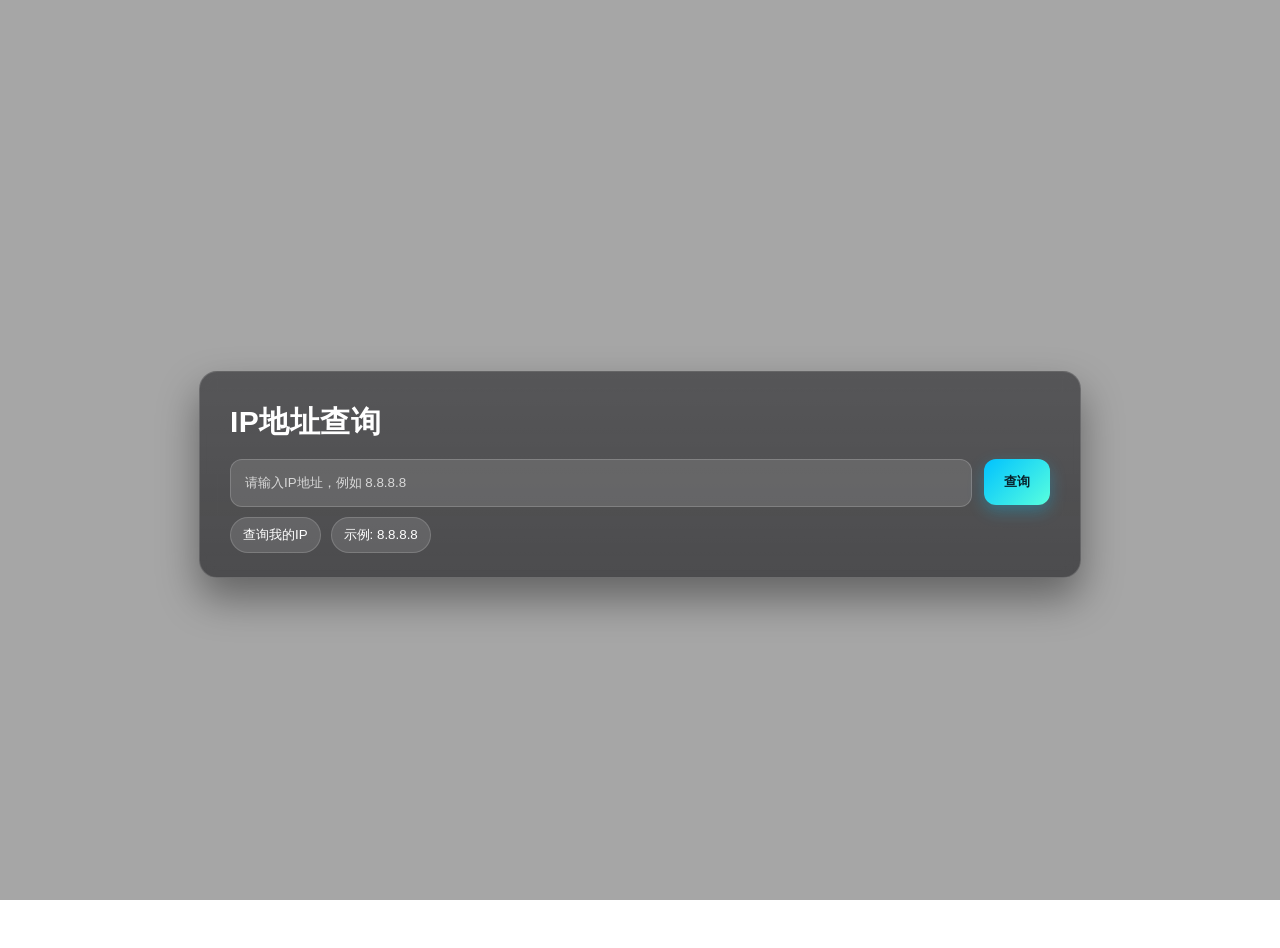
<file: static/ip-lookup/index.html>
<!DOCTYPE html>
<html lang="zh-CN">
<head>
<meta charset="utf-8">
<meta name="viewport" content="width=device-width, initial-scale=1">
<title>IP地址查询</title>
<style>
html, body { height: 100%; margin: 0; }
body { font-family: -apple-system, BlinkMacSystemFont, Segoe UI, Roboto, Helvetica, Arial, PingFang SC, Hiragino Sans GB, Microsoft YaHei, sans-serif; color: #fff; }
.bg {
  position: fixed; inset: 0;
  background-image: url('https://images.unsplash.com/photo-1500530855697-b586d89ba3ee?auto=format&fit=crop&w=1950&q=80');
  background-size: cover; background-position: center;
  filter: saturate(1.05) contrast(0.95) brightness(0.9);
  animation: pan 36s linear infinite alternate;
}
@keyframes pan { 0% { background-position: 30% 50%; } 100% { background-position: 70% 50%; } }
.overlay { position: fixed; inset: 0; background: rgba(0,0,0,0.35); }
.wrap {
  position: relative; height: 100%; display: grid; place-items: center; padding: 24px;
}
.card {
  width: min(820px, 92vw);
  background:
    linear-gradient(180deg, rgba(255,255,255,0.08), rgba(255,255,255,0.02))
    , rgba(20, 20, 22, 0.64);
  border: 1px solid rgba(255,255,255,0.14);
  backdrop-filter: blur(8px);
  border-radius: 18px; padding: 30px 30px 24px;
  box-shadow: 0 20px 40px rgba(0,0,0,0.40);
}
.title { font-size: 30px; font-weight: 800; letter-spacing: 0.5px; margin: 0 0 16px; }
.desc { font-size: 14px; opacity: 0.85; margin: 0 0 18px; }
.row { display: flex; gap: 12px; }
.row input {
  flex: 1; height: 46px; border-radius: 12px; border: 1px solid rgba(255,255,255,0.18);
  background: rgba(255,255,255,0.12); color: #fff; padding: 0 14px; outline: none;
  transition: box-shadow .2s ease, border-color .2s ease, background .2s ease;
}
.row input::placeholder { color: rgba(255,255,255,0.75); }
.row input:focus { border-color: rgba(0,194,255,0.75); box-shadow: 0 0 0 3px rgba(0,194,255,0.25); background: rgba(255,255,255,0.16); }
.row button {
  height: 46px; padding: 0 20px; border-radius: 12px; border: none; cursor: pointer;
  background: linear-gradient(135deg,#00c2ff,#58ffde); color: #08212b; font-weight: 800;
  box-shadow: 0 6px 16px rgba(0,194,255,0.3);
  transition: transform .1s ease, box-shadow .2s ease;
}
.row button:hover { box-shadow: 0 10px 24px rgba(0,194,255,0.38); }
.row button:active { transform: translateY(1px); }
.tools { margin-top: 10px; display: flex; gap: 10px; }
.tools button { height: 36px; padding: 0 12px; border-radius: 999px; border: 1px solid rgba(255,255,255,0.16); cursor: pointer; background: rgba(255,255,255,0.12); color: #fff; }
.tools button:hover { background: rgba(255,255,255,0.18); }
.result { margin-top: 18px; background: rgba(255,255,255,0.08); border: 1px solid rgba(255,255,255,0.18); border-radius: 12px; padding: 16px; }
.grid { display: grid; grid-template-columns: repeat(2, minmax(0, 1fr)); gap: 12px; }
.item { display: flex; justify-content: space-between; gap: 10px; padding: 10px 12px; border-radius: 10px; background: rgba(255,255,255,0.08); border: 1px solid rgba(255,255,255,0.14); }
.key { opacity: 0.85; }
.val { font-weight: 700; }
.error { margin-top: 12px; color: #ffb4b4; font-weight: 600; }
.footer { margin-top: 14px; font-size: 12px; opacity: 0.8; display: flex; justify-content: space-between; align-items: center; }
.footer::after { content: ""; display: inline-block; height: 1px; flex: 1; margin-left: 10px; background: linear-gradient(90deg, rgba(255,255,255,0.25), rgba(255,255,255,0)); }
</style>
</head>
<body>
<div class="bg"></div>
<div class="overlay"></div>
<div class="wrap">
  <div class="card">
    <h1 class="title">IP地址查询</h1>
    
    <div class="row">
      <input id="ip" type="text" placeholder="请输入IP地址，例如 8.8.8.8">
      <button id="query">查询</button>
    </div>
    <div class="tools">
      <button id="myip">查询我的IP</button>
      <button id="sample">示例: 8.8.8.8</button>
    </div>
    <div id="error" class="error" style="display:none"></div>
    <div id="result" class="result" style="display:none">
      <div class="grid" id="grid"></div>
      <div class="footer" id="footer"></div>
    </div>
  </div>
</div>
<script>
const ipInput = document.getElementById('ip');
const btnQuery = document.getElementById('query');
const btnMyIp = document.getElementById('myip');
const btnSample = document.getElementById('sample');
const resultBox = document.getElementById('result');
const grid = document.getElementById('grid');
const footer = document.getElementById('footer');
const errorBox = document.getElementById('error');

function showError(msg){ errorBox.textContent = msg; errorBox.style.display = 'block'; resultBox.style.display = 'none'; }
function clearError(){ errorBox.style.display = 'none'; errorBox.textContent = ''; }
function render(data){
  clearError();
  const fields = [
    ['IP', data.ip ?? data.query],
    ['国家', data.country_name ?? data.country],
    ['地区', data.region ?? data.region_code ?? data.regionName],
    ['城市', data.city],
    ['邮编', data.postal ?? data.zip],
    ['运营商', data.org ?? data.isp],
    ['ASN', data.asn ?? data.as],
    ['纬度', data.latitude ?? data.lat],
    ['经度', data.longitude ?? data.lon],
    ['时区', data.timezone]
  ];
  grid.innerHTML = '';
  fields.forEach(([k,v]) => {
    const div = document.createElement('div');
    div.className = 'item';
    const kk = document.createElement('div'); kk.className = 'key'; kk.textContent = k;
    const vv = document.createElement('div'); vv.className = 'val'; vv.textContent = v ?? '-';
    div.appendChild(kk); div.appendChild(vv);
    grid.appendChild(div);
  });
  const source = data.__source || ((data.query !== undefined || data.lat !== undefined) ? 'ip-api.com' : 'ipapi.co');
  footer.textContent = `数据来源: ${source} · ${new Date().toLocaleString('zh-CN')}`;
  resultBox.style.display = 'block';
}

function isValidIp(ip){
  const ipv4 = /^(25[0-5]|2[0-4]\d|1\d\d|[1-9]?\d)(\.(25[0-5]|2[0-4]\d|1\d\d|[1-9]?\d)){3}$/;
  const ipv6 = /^([0-9a-fA-F]{0,4}:){2,7}[0-9a-fA-F]{0,4}$|^([0-9a-fA-F]{0,4}:){1,7}:$/;
  return ipv4.test(ip) || ipv6.test(ip);
}

const isLocal = ['localhost', '127.0.0.1'].includes(location.hostname);
const FETCH_TIMEOUT = 8000;

async function fetchLocalProxy(ip){
  const r = await fetch(`http://127.0.0.1:8090/ip?q=${encodeURIComponent(ip)}`, { signal: AbortSignal.timeout(FETCH_TIMEOUT) });
  if(!r.ok) throw new Error('本地代理失败');
  const d = await r.json();
  if(d.error) throw new Error(d.error.message || '代理查询失败');
  d.__source = '本地代理';
  return d;
}
async function fetchIpApiCom(ip){
  const r = await fetch(`http://ip-api.com/json/${encodeURIComponent(ip)}?lang=zh-CN`, { signal: AbortSignal.timeout(FETCH_TIMEOUT) });
  if(!r.ok) throw new Error('查询失败');
  const d = await r.json();
  if(d.status === 'fail') throw new Error(d.message || '无效的IP');
  d.__source = 'ip-api.com';
  return d;
}
async function fetchIpapiCo(ip){
  const r = await fetch(`https://ipapi.co/${encodeURIComponent(ip)}/json/`, { signal: AbortSignal.timeout(FETCH_TIMEOUT) });
  if(!r.ok) throw new Error('查询失败');
  const d = await r.json();
  if(d.error) throw new Error(d.reason || '无效的IP');
  d.__source = 'ipapi.co';
  return d;
}

async function fetchIp(ip){
  try {
    clearError();
    setBusy(true);
    const providers = [];
    if (isLocal) providers.push(fetchLocalProxy);
    if (location.protocol === 'https:') {
      providers.push(fetchIpapiCo);
    } else {
      providers.push(fetchIpApiCom, fetchIpapiCo);
    }
    let data;
    for (const p of providers) {
      try { data = await p(ip); break; } catch (_) {}
    }
    if (!data) throw new Error('所有查询源均失败，请稍后重试');
    render(data);
  } catch(e){
    showError(e.message || '网络错误，请重试');
  } finally {
    setBusy(false);
  }
}

function setBusy(busy){
  btnQuery.disabled = busy;
  btnMyIp.disabled = busy;
  btnSample.disabled = busy;
  btnQuery.textContent = busy ? '查询中…' : '查询';
}

btnQuery.addEventListener('click', () => {
  const ip = (ipInput.value || '').trim();
  if(!ip) { showError('请输入IP地址'); return; }
  if(!isValidIp(ip)) { showError('IP地址格式不正确'); return; }
  fetchIp(ip);
});

btnMyIp.addEventListener('click', async () => {
  try {
    setBusy(true);
    let ip;
    try {
      const r0 = await fetch('https://ip.cn/api/index?type=0', { signal: AbortSignal.timeout(FETCH_TIMEOUT) });
      if(!r0.ok) throw new Error('ip.cn失败');
      const d0 = await r0.json();
      ip = d0.ip || '';
    } catch (_) {
      const r1 = await fetch('https://api.ipify.org?format=json', { signal: AbortSignal.timeout(FETCH_TIMEOUT) });
      if(!r1.ok) throw new Error('获取IP失败');
      const j1 = await r1.json();
      ip = j1.ip || '';
    }
    if(!ip) throw new Error('获取IP为空');
    ipInput.value = ip;
    await fetchIp(ip);
  } catch(e){ showError(e.message || '获取本机IP失败'); }
  finally { setBusy(false); }
});

btnSample.addEventListener('click', () => { ipInput.value = '8.8.8.8'; fetchIp('8.8.8.8'); });

ipInput.addEventListener('keydown', (e) => { if(e.key === 'Enter') btnQuery.click(); });
</script>
</body>
</html>
</file>
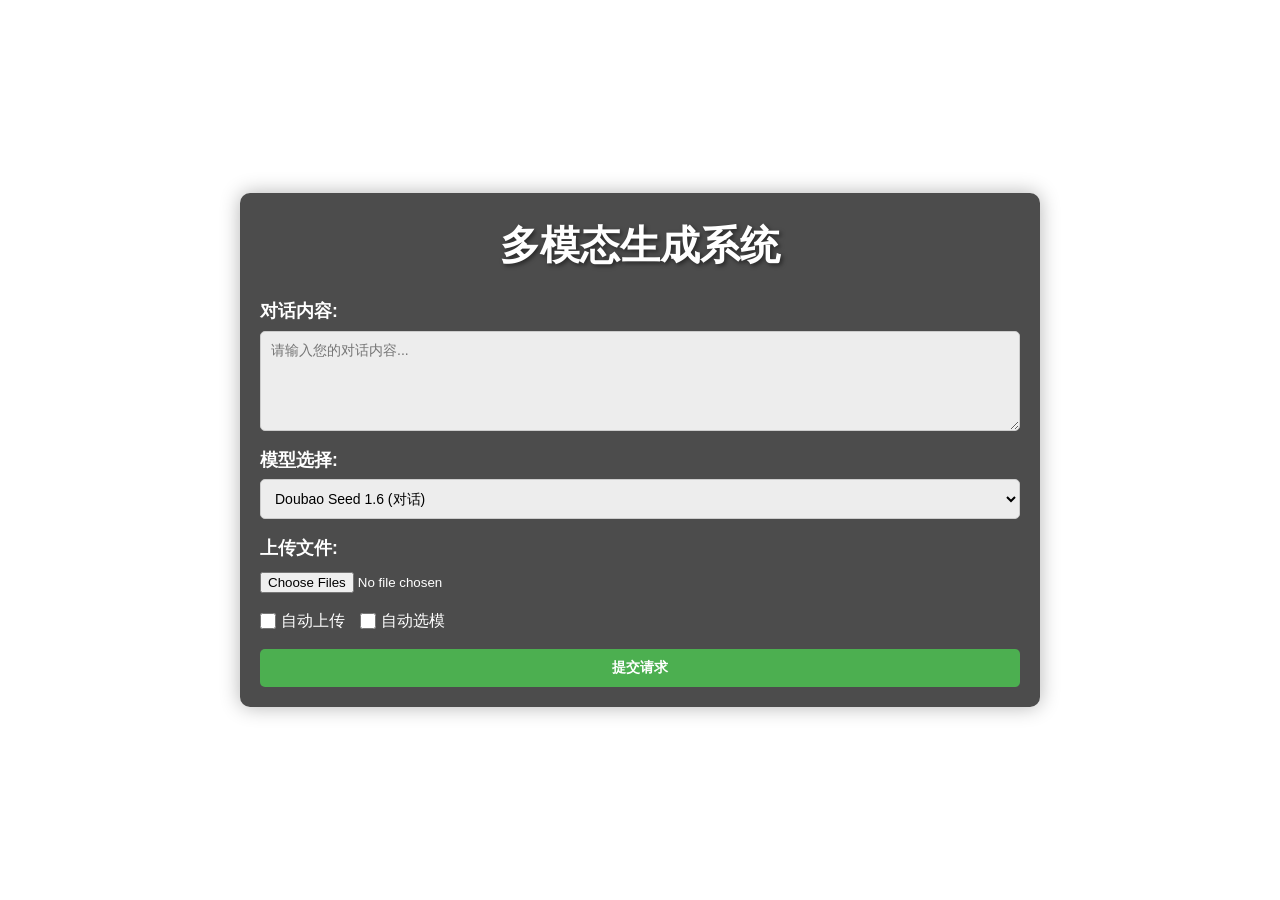
<file: static/multimodal/index.html>
<!DOCTYPE html>
<html lang="zh-CN">
<head>
    <meta charset="UTF-8">
    <meta name="viewport" content="width=device-width, initial-scale=1.0">
    <title>多模态生成系统</title>
    <link rel="stylesheet" href="styles.css">
</head>
<body>
    <div class="container">
        <h1>多模态生成系统</h1>
        
        <div class="controls">
            <div class="form-group">
                <label for="prompt">对话内容:</label>
                <textarea id="prompt" placeholder="请输入您的对话内容..."></textarea>
            </div>
            
            <div class="form-group">
                <label for="modelSelect">模型选择:</label>
                <select id="modelSelect">
                    <option value="doubao-seed-1-6-251015">Doubao Seed 1.6 (对话)</option>
                    <option value="doubao-seedream-4-5-251128">Doubao Seedream 4.5 (图片)</option>
                    <option value="doubao-seedance-1-0-pro-250528">Doubao Seedance 1.0 Pro (视频)</option>
                </select>
            </div>
            
            <div class="form-group">
                <label for="fileInput">上传文件:</label>
                <input type="file" id="fileInput" multiple>
            </div>
            
            <div class="checkbox-group">
                <label for="autoUpload">
                    <input type="checkbox" id="autoUpload">自动上传
                </label>
                <label for="autoSelect">
                    <input type="checkbox" id="autoSelect">自动选模
                </label>
            </div>
            
            <button id="submitBtn" class="btn btn-primary">提交请求</button>
        </div>
        
        <div id="result"></div>
    </div>
    
    <script src="js/api.js"></script>
    <script src="js/logic.js"></script>
    <script src="js/ui.js"></script>
    <script src="js/main.js"></script>
</body>
</html>
</file>
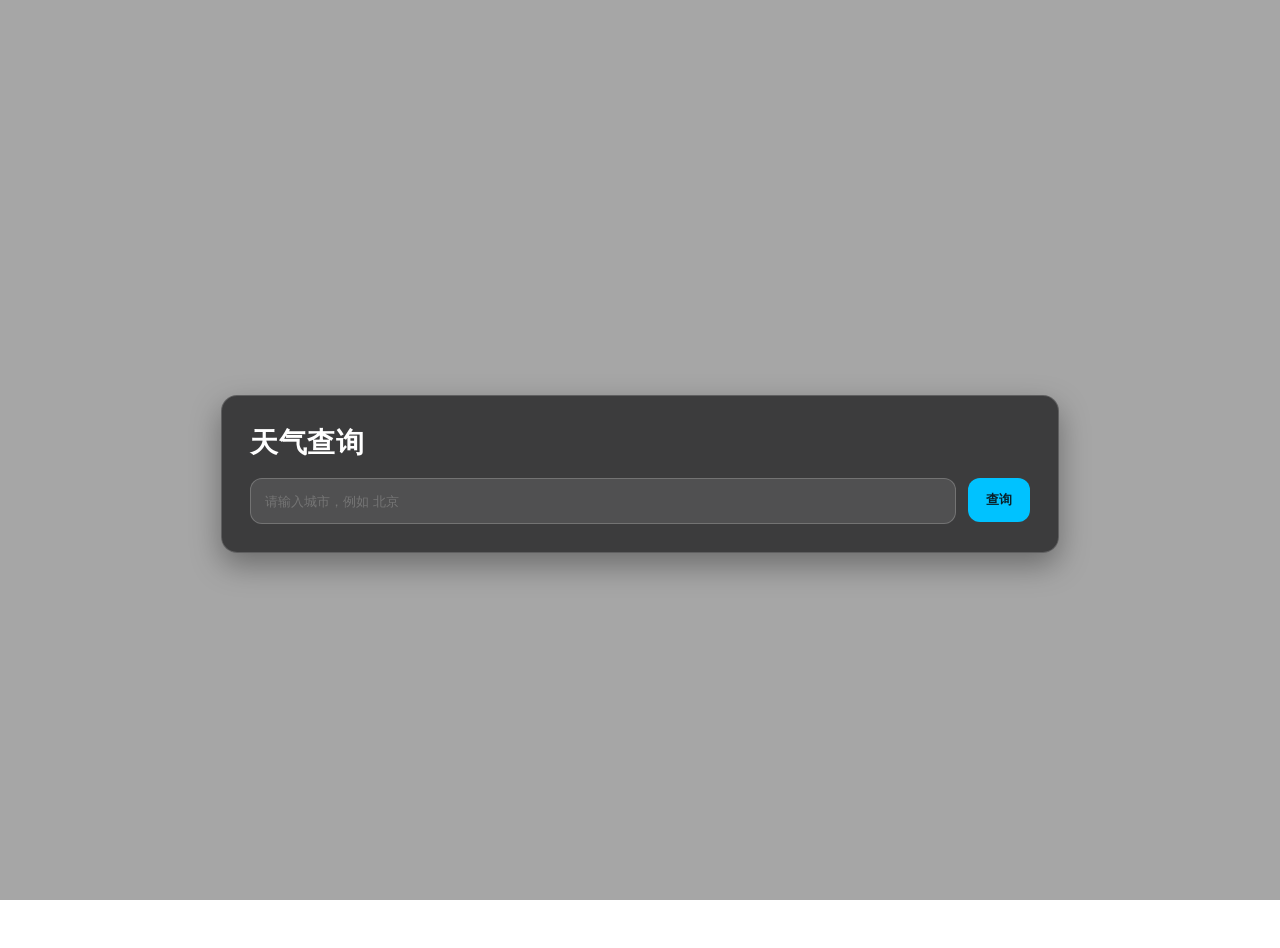
<file: static/weather/index.html>
<!DOCTYPE html>
<html lang="zh-CN">
<head>
<meta charset="utf-8" />
<meta name="viewport" content="width=device-width, initial-scale=1" />
<title>天气查询</title>
<style>
html,body{height:100%;margin:0}
body{font-family:-apple-system,BlinkMacSystemFont,Segoe UI,Roboto,Helvetica,Arial,PingFang SC,Hiragino Sans GB,Microsoft YaHei,sans-serif;color:#fff}
.bg{position:fixed;inset:0;background-image:url('https://images.unsplash.com/photo-1501785888041-af3ef285b470?auto=format&fit=crop&w=1950&q=80');background-size:cover;background-position:center;filter:saturate(1.05) contrast(0.95) brightness(0.9);animation:pan 36s linear infinite alternate}
@keyframes pan{0%{background-position:30% 50%}100%{background-position:70% 50%}}
.overlay{position:fixed;inset:0;background:rgba(0,0,0,.35)}
.wrap{position:relative;height:100%;display:grid;place-items:center;padding:24px}
.card{width:min(780px,92vw);background:rgba(20,20,22,.72);border:1px solid rgba(255,255,255,.18);backdrop-filter:blur(6px);border-radius:16px;padding:28px;box-shadow:0 12px 30px rgba(0,0,0,.35)}
.title{font-size:28px;font-weight:700;letter-spacing:.5px;margin:0 0 16px}
.row{display:flex;gap:12px}
.row input{flex:1;height:44px;border-radius:12px;border:1px solid rgba(255,255,255,.2);background:rgba(255,255,255,.1);color:#fff;padding:0 14px;outline:none}
.row button{height:44px;padding:0 18px;border-radius:12px;border:none;cursor:pointer;background:#00c2ff;color:#08212b;font-weight:700}
.result{margin-top:18px;background:rgba(255,255,255,.08);border:1px solid rgba(255,255,255,.18);border-radius:12px;padding:16px}
.grid{display:grid;grid-template-columns:repeat(2,minmax(0,1fr));gap:10px}
.item{display:flex;justify-content:space-between;gap:10px}
.error{margin-top:12px;color:#ffb4b4;font-weight:600}
.footer{margin-top:14px;font-size:12px;opacity:.8}
</style>
</head>
<body>
<div class="bg"></div>
<div class="overlay"></div>
<div class="wrap">
  <div class="card">
    <h1 class="title">天气查询</h1>
    <div class="row">
      <input id="city" type="text" placeholder="请输入城市，例如 北京">
      <button id="query">查询</button>
    </div>
    <div id="error" class="error" style="display:none"></div>
    <div id="result" class="result" style="display:none">
      <div class="grid" id="grid"></div>
      <div class="footer" id="footer"></div>
    </div>
  </div>
</div>
<script>
const city = document.getElementById('city');
const btn = document.getElementById('query');
const err = document.getElementById('error');
const box = document.getElementById('result');
const grid = document.getElementById('grid');
const footer = document.getElementById('footer');

function showError(m){ err.textContent=m; err.style.display='block'; box.style.display='none'; }
function clearError(){ err.style.display='none'; err.textContent=''; }
function fill(k,v){ const d=document.createElement('div'); d.className='item'; const a=document.createElement('div'); a.textContent=k; a.style.opacity='0.8'; const b=document.createElement('div'); b.textContent=v??'-'; b.style.fontWeight='600'; d.appendChild(a); d.appendChild(b); grid.appendChild(d); }

async function queryCity(name){
  const u=new URL('https://geocoding-api.open-meteo.com/v1/search');
  u.searchParams.set('name',name);
  u.searchParams.set('count','1');
  u.searchParams.set('language','zh');
  u.searchParams.set('format','json');
  const r=await fetch(u);
  if(!r.ok) throw new Error('城市查询失败');
  const data=await r.json();
  const res=data.results||[]; if(!res.length) throw new Error('未找到该城市');
  return res[0];
}

async function queryWeather(lat,lon){
  const u=new URL('https://api.open-meteo.com/v1/forecast');
  u.searchParams.set('latitude',lat);
  u.searchParams.set('longitude',lon);
  u.searchParams.set('current','temperature_2m,relative_humidity_2m,apparent_temperature,weather_code,wind_speed_10m,wind_direction_10m');
  u.searchParams.set('hourly','temperature_2m,apparent_temperature,relative_humidity_2m,precipitation,weather_code');
  u.searchParams.set('timezone','auto');
  const r=await fetch(u);
  if(!r.ok) throw new Error('天气查询失败');
  return await r.json();
}

async function run(){
  try{
    clearError(); grid.innerHTML='';
    const name=(city.value||'').trim(); if(!name) return showError('请输入城市');
    const loc=await queryCity(name);
    const data=await queryWeather(loc.latitude,loc.longitude);
    const cur=data.current||{};
    fill('地点', `${loc.name} / ${loc.country}`);
    fill('气温', `${cur.temperature_2m}°C`);
    fill('体感', `${cur.apparent_temperature}°C`);
    fill('湿度', `${cur.relative_humidity_2m}%`);
    fill('风速/风向', `${cur.wind_speed_10m} m/s / ${cur.wind_direction_10m}°`);
    box.style.display='block';
    footer.textContent=`数据来源: Open-Meteo · ${new Date().toLocaleString('zh-CN')}`;
  }catch(e){ showError(e.message||'发生错误'); }
}

btn.addEventListener('click', run);
city.addEventListener('keydown', e=>{ if(e.key==='Enter') run(); });
</script>
</body>
</html>
</file>
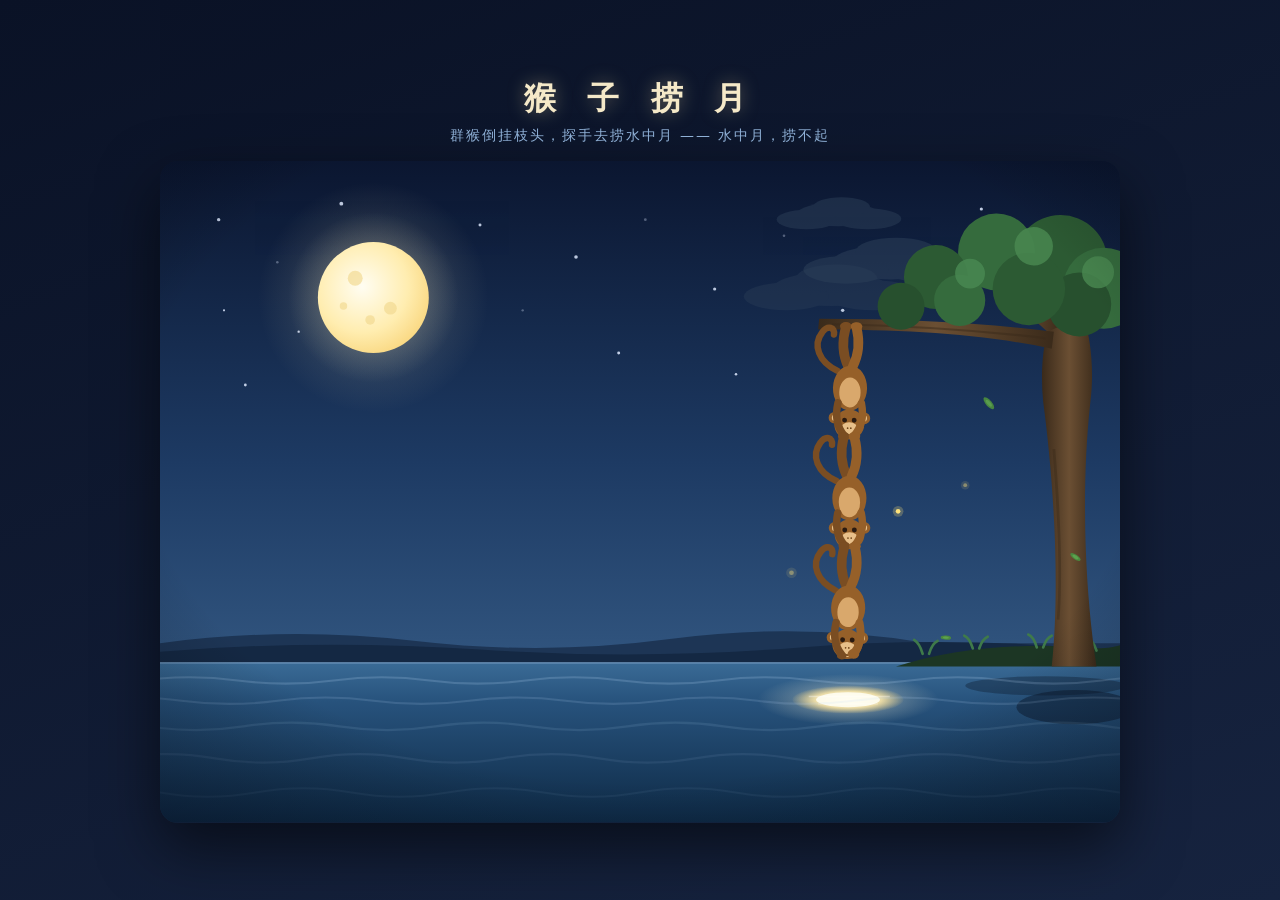
<file: monkey-fishing-moon.html>
<!DOCTYPE html>
<html lang="zh-CN">
<head>
<meta charset="UTF-8"/>
<meta name="viewport" content="width=device-width, initial-scale=1"/>
<title>猴子捞月 · SVG 动画</title>
<style>
  html, body {
    height: 100%;
    margin: 0;
    display: grid;
    place-items: center;
    background: linear-gradient(160deg, #0a1226, #16233f);
    font-family: system-ui, -apple-system, "PingFang SC", "Microsoft YaHei", sans-serif;
  }
  .stage { width: min(94vw, 960px); }
  h1 {
    color: #f5e9c8;
    text-align: center;
    font-weight: 600;
    letter-spacing: 10px;
    margin: 0 0 6px;
    text-shadow: 0 0 18px rgba(255, 236, 170, 0.35);
  }
  p.caption {
    color: #8fb0d6;
    text-align: center;
    margin: 0 0 16px;
    font-size: 14px;
    letter-spacing: 2px;
  }
  svg {
    width: 100%;
    height: auto;
    display: block;
    border-radius: 18px;
    box-shadow: 0 24px 60px rgba(0, 0, 0, 0.55);
  }
</style>
</head>
<body>
<div class="stage">
  <h1>猴 子 捞 月</h1>
  <p class="caption">群猴倒挂枝头，探手去捞水中月 —— 水中月，捞不起</p>
  <svg viewBox="0 0 900 620" xmlns="http://www.w3.org/2000/svg" role="img" aria-label="猴子捞月故事的 SVG 动画：一群猴子倒挂在树上，尝试捞取水中的月亮倒影">
    <defs>
      <!-- 天空与水面渐变 -->
      <linearGradient id="sky" x1="0" y1="0" x2="0" y2="1">
        <stop offset="0" stop-color="#0b1630"/>
        <stop offset="0.6" stop-color="#1d3a63"/>
        <stop offset="1" stop-color="#31557f"/>
      </linearGradient>
      <linearGradient id="water" x1="0" y1="0" x2="0" y2="1">
        <stop offset="0" stop-color="#3a6b96"/>
        <stop offset="0.25" stop-color="#27527c"/>
        <stop offset="1" stop-color="#0e2a46"/>
      </linearGradient>
      <linearGradient id="trunkGrad" x1="0" y1="0" x2="1" y2="0">
        <stop offset="0" stop-color="#3a2a1a"/>
        <stop offset="0.5" stop-color="#6b4f33"/>
        <stop offset="1" stop-color="#3a2a1a"/>
      </linearGradient>

      <!-- 月亮与倒影 -->
      <radialGradient id="moonBody" cx="0.4" cy="0.4" r="0.75">
        <stop offset="0" stop-color="#fffdf2"/>
        <stop offset="0.55" stop-color="#ffedb0"/>
        <stop offset="1" stop-color="#f7cf6e"/>
      </radialGradient>
      <radialGradient id="moonGlow">
        <stop offset="0" stop-color="#fff2c4" stop-opacity="0.5"/>
        <stop offset="0.5" stop-color="#fff2c4" stop-opacity="0.18"/>
        <stop offset="1" stop-color="#fff2c4" stop-opacity="0"/>
      </radialGradient>
      <radialGradient id="reflGlow">
        <stop offset="0" stop-color="#fff7d8" stop-opacity="0.55"/>
        <stop offset="0.6" stop-color="#fff7d8" stop-opacity="0.2"/>
        <stop offset="1" stop-color="#fff7d8" stop-opacity="0"/>
      </radialGradient>
      <radialGradient id="reflCore">
        <stop offset="0" stop-color="#fffdf2"/>
        <stop offset="0.6" stop-color="#ffe9a8" stop-opacity="0.85"/>
        <stop offset="1" stop-color="#ffd97e" stop-opacity="0.05"/>
      </radialGradient>

      <!-- 流星尾迹 -->
      <linearGradient id="streakGrad" gradientUnits="userSpaceOnUse" x1="0" y1="0" x2="70" y2="28">
        <stop offset="0" stop-color="#ffffff"/>
        <stop offset="1" stop-color="#ffffff" stop-opacity="0"/>
      </linearGradient>

      <!-- 暗角 -->
      <radialGradient id="vig" cx="0.5" cy="0.42" r="0.8">
        <stop offset="0" stop-color="#000000" stop-opacity="0"/>
        <stop offset="0.65" stop-color="#000000" stop-opacity="0"/>
        <stop offset="1" stop-color="#050a1a" stop-opacity="0.45"/>
      </radialGradient>

      <!-- 水面裁剪区域 -->
      <clipPath id="waterClip"><rect x="0" y="470" width="900" height="150"/></clipPath>

      <!-- 云朵 -->
      <g id="cloud" fill="#2c3f58">
        <ellipse cx="0" cy="0" rx="55" ry="16"/>
        <ellipse cx="40" cy="6" rx="45" ry="14"/>
        <ellipse cx="-42" cy="7" rx="40" ry="13"/>
        <ellipse cx="5" cy="-10" rx="38" ry="13"/>
      </g>

      <!-- 落叶 -->
      <g id="leaf">
        <ellipse cx="0" cy="0" rx="7" ry="2.8" fill="#4a8a3f"/>
        <ellipse cx="0" cy="0" rx="4" ry="1.6" fill="#5da24e"/>
      </g>

      <!-- 猴子身体（局部坐标：抓握点为原点，头朝下） -->
      <g id="monkey-core">
        <!-- 抓握的脚 -->
        <ellipse cx="-5" cy="0" rx="5.5" ry="4" fill="#7a4d22"/>
        <ellipse cx="5" cy="0" rx="5.5" ry="4" fill="#966029"/>
        <!-- 腿 -->
        <path d="M -5 1 C -9 16 -7 28 -2 38" fill="none" stroke="#7a4d22" stroke-width="9" stroke-linecap="round"/>
        <path d="M 5 1 C 9 16 7 28 2 38" fill="none" stroke="#966029" stroke-width="9" stroke-linecap="round"/>
        <!-- 尾巴 -->
        <path d="M -12 42 C -30 34 -36 18 -27 6 C -22 -1 -15 1 -16 8" fill="none" stroke="#7a4d22" stroke-width="6" stroke-linecap="round"/>
        <!-- 身体与肚皮 -->
        <ellipse cx="0" cy="58" rx="16" ry="21" fill="#966029"/>
        <ellipse cx="0" cy="62" rx="10" ry="14" fill="#d9a86c"/>
        <!-- 耳朵 -->
        <circle cx="-14" cy="86" r="5.5" fill="#966029"/>
        <circle cx="-13.5" cy="86" r="3" fill="#e8c08a"/>
        <circle cx="14" cy="86" r="5.5" fill="#966029"/>
        <circle cx="13.5" cy="86" r="3" fill="#e8c08a"/>
        <!-- 头与脸 -->
        <circle cx="0" cy="92" r="14" fill="#966029"/>
        <ellipse cx="0" cy="97" rx="8.5" ry="7" fill="#e8c08a"/>
        <!-- 眼睛（同步眨眼） -->
        <ellipse cx="-4.5" cy="88" rx="2.3" ry="2.3" fill="#2a1a10">
          <animate attributeName="ry" values="2.3;2.3;0.3;2.3" keyTimes="0;0.9;0.94;1" dur="4.6s" repeatCount="indefinite"/>
        </ellipse>
        <ellipse cx="4.5" cy="88" rx="2.3" ry="2.3" fill="#2a1a10">
          <animate attributeName="ry" values="2.3;2.3;0.3;2.3" keyTimes="0;0.9;0.94;1" dur="4.6s" repeatCount="indefinite"/>
        </ellipse>
        <!-- 腮红 / 鼻孔 / 嘴 -->
        <circle cx="-8.5" cy="95" r="2" fill="#d98a6a" opacity="0.55"/>
        <circle cx="8.5" cy="95" r="2" fill="#d98a6a" opacity="0.55"/>
        <circle cx="-1.5" cy="95.5" r="0.8" fill="#6f4519"/>
        <circle cx="1.5" cy="95.5" r="0.8" fill="#6f4519"/>
        <path d="M -3 101 Q 0 103.5 3 101" fill="none" stroke="#6f4519" stroke-width="1.5" stroke-linecap="round"/>
      </g>
      <!-- 悬垂的左臂 / 右臂 -->
      <g id="armL">
        <path d="M -11 72 C -14 86 -10 96 -5 102" fill="none" stroke="#7a4d22" stroke-width="7" stroke-linecap="round"/>
        <ellipse cx="-5" cy="103" rx="4.5" ry="3.5" fill="#7a4d22"/>
      </g>
      <g id="armR">
        <path d="M 11 72 C 14 86 10 96 5 102" fill="none" stroke="#966029" stroke-width="7" stroke-linecap="round"/>
        <ellipse cx="5" cy="103" rx="4.5" ry="3.5" fill="#966029"/>
      </g>
    </defs>

    <!-- ===================== 天空 ===================== -->
    <rect width="900" height="470" fill="url(#sky)"/>

    <!-- 星星（三组交替闪烁） -->
    <g fill="#dfeaff">
      <g>
        <animate attributeName="opacity" values="0.3;1;0.3" dur="3.2s" repeatCount="indefinite" calcMode="spline" keySplines="0.42 0 0.58 1;0.42 0 0.58 1"/>
        <circle cx="55" cy="55" r="1.6"/><circle cx="170" cy="40" r="1.8"/><circle cx="300" cy="60" r="1.4"/>
        <circle cx="390" cy="90" r="1.7"/><circle cx="520" cy="120" r="1.5"/><circle cx="640" cy="140" r="1.6"/>
      </g>
      <g>
        <animate attributeName="opacity" values="1;0.3;1" dur="4.1s" begin="-1.3s" repeatCount="indefinite" calcMode="spline" keySplines="0.42 0 0.58 1;0.42 0 0.58 1"/>
        <circle cx="110" cy="95" r="1.2"/><circle cx="340" cy="140" r="1.1"/><circle cx="455" cy="55" r="1.3"/>
        <circle cx="585" cy="70" r="1.2"/><circle cx="720" cy="90" r="1.3"/>
      </g>
      <g>
        <animate attributeName="opacity" values="0.45;1;0.45" dur="2.6s" begin="-0.7s" repeatCount="indefinite" calcMode="spline" keySplines="0.42 0 0.58 1;0.42 0 0.58 1"/>
        <circle cx="80" cy="210" r="1.3"/><circle cx="130" cy="160" r="1.1"/><circle cx="430" cy="180" r="1.4"/>
        <circle cx="540" cy="200" r="1.2"/><circle cx="770" cy="45" r="1.5"/><circle cx="60" cy="140" r="1.0"/>
      </g>
    </g>

    <!-- 流星（偶尔划过） -->
    <g opacity="0">
      <animate attributeName="opacity" values="0;0;1;0;0" keyTimes="0;0.72;0.735;0.775;1" dur="14s" repeatCount="indefinite"/>
      <animateTransform attributeName="transform" type="translate" values="930 45;930 45;560 190;560 190" keyTimes="0;0.72;0.775;1" dur="14s" repeatCount="indefinite"/>
      <line x1="0" y1="0" x2="70" y2="28" stroke="url(#streakGrad)" stroke-width="2.5" stroke-linecap="round"/>
      <circle r="2.2" fill="#ffffff"/>
    </g>

    <!-- 月亮 -->
    <g>
      <circle cx="200" cy="128" r="108" fill="url(#moonGlow)">
        <animate attributeName="opacity" values="0.6;1;0.6" dur="7s" repeatCount="indefinite" calcMode="spline" keySplines="0.42 0 0.58 1;0.42 0 0.58 1"/>
      </circle>
      <circle cx="200" cy="128" r="80" fill="url(#moonGlow)"/>
      <circle cx="200" cy="128" r="52" fill="url(#moonBody)"/>
      <g fill="#f2d98f" opacity="0.65">
        <circle cx="183" cy="110" r="7"/>
        <circle cx="216" cy="138" r="6"/>
        <circle cx="197" cy="149" r="4.5"/>
        <circle cx="172" cy="136" r="3.5"/>
      </g>
    </g>

    <!-- 夜云（缓慢漂过，一朵会掠过月亮） -->
    <g transform="translate(1050,95)" opacity="0.55">
      <g>
        <animateTransform attributeName="transform" type="translate" values="0 0;-1300 0" dur="75s" begin="-20s" repeatCount="indefinite"/>
        <use href="#cloud"/>
      </g>
    </g>
    <g transform="translate(1150,120)" opacity="0.4">
      <g>
        <animateTransform attributeName="transform" type="translate" values="0 0;-1300 0" dur="90s" begin="-35s" repeatCount="indefinite"/>
        <use href="#cloud"/>
      </g>
    </g>
    <g transform="translate(940,50)" opacity="0.5">
      <g>
        <animateTransform attributeName="transform" type="translate" values="0 0;-1400 0" dur="60s" begin="-12s" repeatCount="indefinite"/>
        <g transform="scale(0.7)"><use href="#cloud"/></g>
      </g>
    </g>

    <!-- 远山剪影 -->
    <path d="M 0 470 L 0 452 Q 120 436 240 450 T 480 448 T 720 452 L 900 452 L 900 470 Z" fill="#1b3252" opacity="0.9"/>
    <path d="M 0 470 L 0 460 Q 150 448 300 458 T 600 456 T 900 460 L 900 470 Z" fill="#142843"/>

    <!-- ===================== 水面 ===================== -->
    <rect x="0" y="470" width="900" height="150" fill="url(#water)"/>
    <line x1="0" y1="470.5" x2="900" y2="470.5" stroke="#b9d6f5" stroke-opacity="0.3" stroke-width="1.5"/>

    <!-- 水中效果（倒影 / 涟漪 / 波纹，全部裁剪在水面内） -->
    <g clip-path="url(#waterClip)">
      <!-- 树影 -->
      <ellipse cx="858" cy="512" rx="55" ry="16" fill="#0a1626" opacity="0.45"/>
      <ellipse cx="830" cy="492" rx="75" ry="9" fill="#0a1626" opacity="0.35"/>

      <!-- 水中月倒影（被触碰时压扁碎裂，再慢慢复原） -->
      <g transform="translate(645,505)">
        <g>
          <animateTransform attributeName="transform" type="scale" values="1 1;1 1;1 0.45;1 0.6;1 1;1 1" keyTimes="0;0.36;0.42;0.50;0.60;1" dur="10s" repeatCount="indefinite"/>
          <animate attributeName="opacity" values="1;1;0.3;0.55;1;1" keyTimes="0;0.36;0.42;0.52;0.62;1" dur="10s" repeatCount="indefinite"/>
          <ellipse cx="0" cy="0" rx="85" ry="24" fill="url(#reflGlow)"/>
          <ellipse cx="0" cy="0" rx="52" ry="13" fill="url(#reflCore)"/>
          <ellipse cx="0" cy="0" rx="30" ry="7" fill="#fffef2" opacity="0.9"/>
          <path d="M -38 -3 L 38 -3" stroke="#ffffff" stroke-width="1.5" opacity="0.35" fill="none">
            <animateTransform attributeName="transform" type="translate" values="-5 0;5 0;-5 0" dur="3.4s" repeatCount="indefinite"/>
          </path>
          <path d="M -28 4 L 28 4" stroke="#ffffff" stroke-width="1.2" opacity="0.28" fill="none">
            <animateTransform attributeName="transform" type="translate" values="4 0;-4 0;4 0" dur="4.2s" repeatCount="indefinite"/>
          </path>
        </g>
      </g>

      <!-- 月影碎片（触水瞬间散开） -->
      <g fill="#ffe9a8">
        <ellipse cx="607" cy="501" rx="14" ry="4" opacity="0">
          <animate attributeName="opacity" values="0;0;0.9;0;0" keyTimes="0;0.37;0.39;0.55;1" dur="10s" repeatCount="indefinite"/>
          <animate attributeName="cx" values="607;607;596;596" keyTimes="0;0.37;0.55;1" dur="10s" repeatCount="indefinite"/>
        </ellipse>
        <ellipse cx="625" cy="511" rx="11" ry="3.5" opacity="0">
          <animate attributeName="opacity" values="0;0;0.85;0;0" keyTimes="0;0.38;0.40;0.56;1" dur="10s" repeatCount="indefinite"/>
          <animate attributeName="cx" values="625;625;617;617" keyTimes="0;0.38;0.56;1" dur="10s" repeatCount="indefinite"/>
        </ellipse>
        <ellipse cx="640" cy="493" rx="13" ry="4" opacity="0">
          <animate attributeName="opacity" values="0;0;0.9;0;0" keyTimes="0;0.37;0.39;0.55;1" dur="10s" repeatCount="indefinite"/>
          <animate attributeName="cx" values="640;640;633;633" keyTimes="0;0.37;0.55;1" dur="10s" repeatCount="indefinite"/>
        </ellipse>
        <ellipse cx="668" cy="508" rx="11" ry="3.5" opacity="0">
          <animate attributeName="opacity" values="0;0;0.85;0;0" keyTimes="0;0.38;0.40;0.56;1" dur="10s" repeatCount="indefinite"/>
          <animate attributeName="cx" values="668;668;677;677" keyTimes="0;0.38;0.56;1" dur="10s" repeatCount="indefinite"/>
        </ellipse>
        <ellipse cx="683" cy="498" rx="14" ry="4" opacity="0">
          <animate attributeName="opacity" values="0;0;0.9;0;0" keyTimes="0;0.37;0.39;0.55;1" dur="10s" repeatCount="indefinite"/>
          <animate attributeName="cx" values="683;683;693;693" keyTimes="0;0.37;0.55;1" dur="10s" repeatCount="indefinite"/>
        </ellipse>
        <ellipse cx="652" cy="515" rx="9" ry="3" opacity="0">
          <animate attributeName="opacity" values="0;0;0.8;0;0" keyTimes="0;0.38;0.40;0.56;1" dur="10s" repeatCount="indefinite"/>
          <animate attributeName="cx" values="652;652;656;656" keyTimes="0;0.38;0.56;1" dur="10s" repeatCount="indefinite"/>
        </ellipse>
      </g>

      <!-- 涟漪（三圈依次扩散） -->
      <g fill="none" stroke="#cfe8ff">
        <circle cx="650" cy="500" r="6" stroke-width="3" opacity="0">
          <animate attributeName="opacity" values="0;0;0.75;0;0" keyTimes="0;0.21;0.23;0.48;1" dur="10s" repeatCount="indefinite"/>
          <animate attributeName="r" values="6;6;70;70" keyTimes="0;0.21;0.48;1" dur="10s" repeatCount="indefinite"/>
        </circle>
        <circle cx="650" cy="500" r="6" stroke-width="2.5" opacity="0">
          <animate attributeName="opacity" values="0;0;0.55;0;0" keyTimes="0;0.25;0.27;0.54;1" dur="10s" repeatCount="indefinite"/>
          <animate attributeName="r" values="6;6;92;92" keyTimes="0;0.25;0.54;1" dur="10s" repeatCount="indefinite"/>
        </circle>
        <circle cx="650" cy="500" r="6" stroke-width="2" opacity="0">
          <animate attributeName="opacity" values="0;0;0.4;0;0" keyTimes="0;0.29;0.31;0.60;1" dur="10s" repeatCount="indefinite"/>
          <animate attributeName="r" values="6;6;118;118" keyTimes="0;0.29;0.60;1" dur="10s" repeatCount="indefinite"/>
        </circle>
      </g>

      <!-- 波光线条（循环漂移） -->
      <g fill="none" stroke="#b9d6f5" stroke-width="2">
        <path d="M -180 487 q 45 -6 90 0 t 90 0 t 90 0 t 90 0 t 90 0 t 90 0 t 90 0 t 90 0 t 90 0 t 90 0 t 90 0 t 90 0 t 90 0 t 90 0" stroke-opacity="0.20">
          <animateTransform attributeName="transform" type="translate" values="0 0;-180 0" dur="11s" repeatCount="indefinite"/>
        </path>
        <path d="M -180 506 q 45 -6 90 0 t 90 0 t 90 0 t 90 0 t 90 0 t 90 0 t 90 0 t 90 0 t 90 0 t 90 0 t 90 0 t 90 0 t 90 0 t 90 0" stroke-opacity="0.15">
          <animateTransform attributeName="transform" type="translate" values="0 0;-180 0" dur="13s" begin="-4s" repeatCount="indefinite"/>
        </path>
        <path d="M -180 530 q 45 -7 90 0 t 90 0 t 90 0 t 90 0 t 90 0 t 90 0 t 90 0 t 90 0 t 90 0 t 90 0 t 90 0 t 90 0 t 90 0 t 90 0" stroke-opacity="0.11">
          <animateTransform attributeName="transform" type="translate" values="0 0;-180 0" dur="16s" begin="-8s" repeatCount="indefinite"/>
        </path>
        <path d="M -180 560 q 45 -8 90 0 t 90 0 t 90 0 t 90 0 t 90 0 t 90 0 t 90 0 t 90 0 t 90 0 t 90 0 t 90 0 t 90 0 t 90 0 t 90 0" stroke-opacity="0.08">
          <animateTransform attributeName="transform" type="translate" values="0 0;-180 0" dur="19s" begin="-3s" repeatCount="indefinite"/>
        </path>
        <path d="M -180 592 q 45 -8 90 0 t 90 0 t 90 0 t 90 0 t 90 0 t 90 0 t 90 0 t 90 0 t 90 0 t 90 0 t 90 0 t 90 0 t 90 0 t 90 0" stroke-opacity="0.06">
          <animateTransform attributeName="transform" type="translate" values="0 0;-180 0" dur="22s" begin="-10s" repeatCount="indefinite"/>
        </path>
      </g>
    </g>

    <!-- 水花（可跃出水面，不裁剪） -->
    <g fill="#dceeff">
      <circle cx="655" cy="492" r="3" opacity="0">
        <animate attributeName="opacity" values="0;0;1;0.9;0;0" keyTimes="0;0.20;0.22;0.32;0.42;1" dur="10s" repeatCount="indefinite"/>
        <animate attributeName="cx" values="655;655;664;672;676;676" keyTimes="0;0.20;0.24;0.30;0.40;1" dur="10s" repeatCount="indefinite"/>
        <animate attributeName="cy" values="492;492;472;480;496;496" keyTimes="0;0.20;0.24;0.30;0.40;1" dur="10s" repeatCount="indefinite"/>
      </circle>
      <circle cx="652" cy="492" r="2.6" opacity="0">
        <animate attributeName="opacity" values="0;0;0.9;0.8;0;0" keyTimes="0;0.21;0.23;0.33;0.43;1" dur="10s" repeatCount="indefinite"/>
        <animate attributeName="cx" values="652;652;641;633;629;629" keyTimes="0;0.21;0.25;0.31;0.41;1" dur="10s" repeatCount="indefinite"/>
        <animate attributeName="cy" values="492;492;470;479;495;495" keyTimes="0;0.21;0.25;0.31;0.41;1" dur="10s" repeatCount="indefinite"/>
      </circle>
      <circle cx="657" cy="490" r="2" opacity="0">
        <animate attributeName="opacity" values="0;0;0.85;0.75;0;0" keyTimes="0;0.20;0.22;0.32;0.41;1" dur="10s" repeatCount="indefinite"/>
        <animate attributeName="cy" values="490;490;467;477;493;493" keyTimes="0;0.20;0.24;0.30;0.40;1" dur="10s" repeatCount="indefinite"/>
      </circle>
    </g>

    <!-- ===================== 岸与树 ===================== -->
    <!-- 河岸 -->
    <path d="M 690 474 C 745 456 810 452 862 456 C 884 458 894 456 900 454 L 900 474 Z" fill="#1c3624"/>
    <g stroke="#3f7a4a" stroke-width="2.5" fill="none" stroke-linecap="round">
      <path d="M 715 462 q -3 -10 -8 -13"/><path d="M 721 462 q 3 -10 8 -12"/>
      <path d="M 762 457 q -3 -10 -8 -12"/><path d="M 768 457 q 3 -9 8 -11"/>
      <path d="M 822 456 q -3 -10 -8 -12"/><path d="M 828 456 q 3 -9 8 -11"/>
      <path d="M 878 459 q -3 -9 -8 -11"/>
    </g>

    <!-- 树干与树枝 -->
    <path d="M 836 474 C 844 400 838 300 828 226 C 825 196 828 168 836 146 L 866 146 C 873 168 876 198 872 228 C 864 302 866 396 878 474 Z" fill="url(#trunkGrad)"/>
    <path d="M 846 154 C 818 134 794 118 768 104 L 762 110 C 788 124 810 140 832 160 Z" fill="url(#trunkGrad)"/>
    <path d="M 838 160 C 770 152 700 148 618 148 L 617 158 C 700 158 770 162 836 176 Z" fill="url(#trunkGrad)"/>
    <path d="M 830 166 C 760 158 690 154 630 153" stroke="#3a2a1a" stroke-width="2" fill="none" opacity="0.5"/>
    <path d="M 842 430 C 846 380 842 320 838 270" stroke="#3a2a1a" stroke-width="2.5" fill="none" opacity="0.45"/>

    <!-- 树冠（轻微摇曳） -->
    <g>
      <animateTransform attributeName="transform" type="rotate" values="-0.8 810 160;0.8 810 160;-0.8 810 160" dur="8.5s" repeatCount="indefinite" calcMode="spline" keySplines="0.42 0 0.58 1;0.42 0 0.58 1"/>
      <circle cx="845" cy="95" r="44" fill="#2c5a33"/>
      <circle cx="785" cy="85" r="36" fill="#356b3d"/>
      <circle cx="728" cy="108" r="30" fill="#2c5a33"/>
      <circle cx="885" cy="120" r="38" fill="#356b3d"/>
      <circle cx="695" cy="135" r="22" fill="#27502e"/>
      <circle cx="862" cy="135" r="30" fill="#27502e"/>
      <circle cx="750" cy="130" r="24" fill="#356b3d"/>
      <circle cx="815" cy="120" r="34" fill="#2c5a33"/>
      <circle cx="820" cy="80" r="18" fill="#4a8a52" opacity="0.8"/>
      <circle cx="760" cy="105" r="14" fill="#4a8a52" opacity="0.8"/>
      <circle cx="880" cy="105" r="15" fill="#4a8a52" opacity="0.8"/>
    </g>

    <!-- 落叶 -->
    <g opacity="0">
      <animate attributeName="opacity" values="0;0;1;1;1;0" keyTimes="0;0.04;0.12;0.75;0.93;1" dur="9s" repeatCount="indefinite"/>
      <animateTransform attributeName="transform" type="translate" values="770 195;782 250;766 310;780 370;768 430;764 464" keyTimes="0;0.2;0.4;0.6;0.8;1" dur="9s" repeatCount="indefinite"/>
      <g>
        <animateTransform attributeName="transform" type="rotate" values="0;140;280;420" keyTimes="0;0.33;0.66;1" dur="9s" repeatCount="indefinite"/>
        <use href="#leaf"/>
      </g>
    </g>
    <g opacity="0">
      <animate attributeName="opacity" values="0;0;1;1;1;0" keyTimes="0;0.04;0.12;0.75;0.93;1" dur="12s" begin="-5s" repeatCount="indefinite"/>
      <animateTransform attributeName="transform" type="translate" values="856 220;866 280;852 340;864 400;852 455;848 466" keyTimes="0;0.2;0.4;0.6;0.8;1" dur="12s" begin="-5s" repeatCount="indefinite"/>
      <g transform="scale(0.8)">
        <animateTransform attributeName="transform" type="rotate" values="0;140;280;420" keyTimes="0;0.33;0.66;1" dur="12s" begin="-5s" repeatCount="indefinite" additive="sum"/>
        <use href="#leaf"/>
      </g>
    </g>
    <g opacity="0">
      <animate attributeName="opacity" values="0;0;1;1;1;0" keyTimes="0;0.04;0.12;0.75;0.93;1" dur="10.5s" begin="-8s" repeatCount="indefinite"/>
      <animateTransform attributeName="transform" type="translate" values="738 168;750 230;736 300;748 370;738 440;734 462" keyTimes="0;0.2;0.4;0.6;0.8;1" dur="10.5s" begin="-8s" repeatCount="indefinite"/>
      <g transform="scale(0.7)">
        <animateTransform attributeName="transform" type="rotate" values="0;140;280;420" keyTimes="0;0.33;0.66;1" dur="10.5s" begin="-8s" repeatCount="indefinite" additive="sum"/>
        <use href="#leaf"/>
      </g>
    </g>

    <!-- ===================== 猴子链（倒挂） ===================== -->
    <g transform="translate(648,155)">
      <g>
        <!-- 整条链的摆动 + 探手时整体下沉 -->
        <animateTransform attributeName="transform" type="rotate" values="-1.2 0 0;1.2 0 0;-1.2 0 0" dur="5.2s" repeatCount="indefinite" calcMode="spline" keySplines="0.42 0 0.58 1;0.42 0 0.58 1"/>
        <animateTransform attributeName="transform" type="translate" additive="sum" values="0 0;0 0;0 5;0 5;0 0;0 0" keyTimes="0;0.22;0.40;0.44;0.62;1" dur="10s" repeatCount="indefinite"/>

        <!-- 猴子一（抓树枝） -->
        <g>
          <animateTransform attributeName="transform" type="rotate" values="-1.5 0 0;1.5 0 0;-1.5 0 0" dur="4.7s" begin="-1.3s" repeatCount="indefinite" calcMode="spline" keySplines="0.42 0 0.58 1;0.42 0 0.58 1"/>
          <use href="#monkey-core"/><use href="#armL"/><use href="#armR"/>

          <!-- 猴子二（抓猴一脚） -->
          <g transform="translate(0,103)">
            <g>
              <animateTransform attributeName="transform" type="rotate" values="1.5 0 0;-1.5 0 0;1.5 0 0" dur="5.6s" begin="-2.1s" repeatCount="indefinite" calcMode="spline" keySplines="0.42 0 0.58 1;0.42 0 0.58 1"/>
              <use href="#monkey-core"/><use href="#armL"/><use href="#armR"/>

              <!-- 猴子三（最下方，负责捞月） -->
              <g transform="translate(0,103)">
                <g>
                  <animateTransform attributeName="transform" type="rotate" values="-2 0 0;2 0 0;-2 0 0" dur="4.9s" begin="-0.9s" repeatCount="indefinite" calcMode="spline" keySplines="0.42 0 0.58 1;0.42 0 0.58 1"/>
                  <use href="#monkey-core"/><use href="#armL"/>

                  <!-- 捞月的手臂：伸出 → 触水搅动 → 收回（10 秒剧情循环） -->
                  <path fill="none" stroke="#966029" stroke-width="7.5" stroke-linecap="round" d="M 11 72 Q 15 90 6 101">
                    <animate attributeName="d" dur="10s" repeatCount="indefinite" keyTimes="0;0.18;0.30;0.38;0.44;0.62;1"
                      values="M 11 72 Q 15 90 6 101;
                              M 11 72 Q 15 90 6 101;
                              M 11 72 Q 20 130 14 150;
                              M 11 72 Q 16 150 11 172;
                              M 11 72 Q 22 158 18 182;
                              M 11 72 Q 16 110 9 130;
                              M 11 72 Q 15 90 6 101"/>
                  </path>
                  <ellipse cx="6" cy="101" rx="5.5" ry="4.5" fill="#966029">
                    <animate attributeName="cx" dur="10s" repeatCount="indefinite" keyTimes="0;0.18;0.30;0.38;0.44;0.62;1" values="6;6;14;11;18;9;6"/>
                    <animate attributeName="cy" dur="10s" repeatCount="indefinite" keyTimes="0;0.18;0.30;0.38;0.44;0.62;1" values="101;101;150;172;182;130;101"/>
                  </ellipse>
                </g>
              </g>
            </g>
          </g>
        </g>
      </g>
    </g>

    <!-- 萤火虫 -->
    <g transform="translate(690,330)">
      <g>
        <animate attributeName="opacity" values="0.15;1;0.15" dur="2.1s" repeatCount="indefinite"/>
        <animateTransform attributeName="transform" type="translate" values="0 0;9 -7;0 0" dur="6.5s" repeatCount="indefinite" calcMode="spline" keySplines="0.42 0 0.58 1;0.42 0 0.58 1"/>
        <circle r="5" fill="#ffe27a" opacity="0.25"/><circle r="2.2" fill="#ffe27a"/>
      </g>
    </g>
    <g transform="translate(600,392)">
      <g>
        <animate attributeName="opacity" values="1;0.15;1" dur="2.7s" begin="-0.8s" repeatCount="indefinite"/>
        <animateTransform attributeName="transform" type="translate" values="0 0;-8 -6;0 0" dur="7.8s" begin="-3s" repeatCount="indefinite" calcMode="spline" keySplines="0.42 0 0.58 1;0.42 0 0.58 1"/>
        <circle r="5" fill="#ffe27a" opacity="0.25"/><circle r="2.2" fill="#ffe27a"/>
      </g>
    </g>
    <g transform="translate(748,298)">
      <g>
        <animate attributeName="opacity" values="0.15;1;0.15" dur="1.8s" begin="-0.4s" repeatCount="indefinite"/>
        <animateTransform attributeName="transform" type="translate" values="0 0;7 6;0 0" dur="5.6s" begin="-2s" repeatCount="indefinite" calcMode="spline" keySplines="0.42 0 0.58 1;0.42 0 0.58 1"/>
        <circle r="4" fill="#ffe27a" opacity="0.25"/><circle r="1.8" fill="#ffe27a"/>
      </g>
    </g>

    <!-- 暗角 -->
    <rect width="900" height="620" fill="url(#vig)"/>
  </svg>
</div>
</body>
</html>
</file>
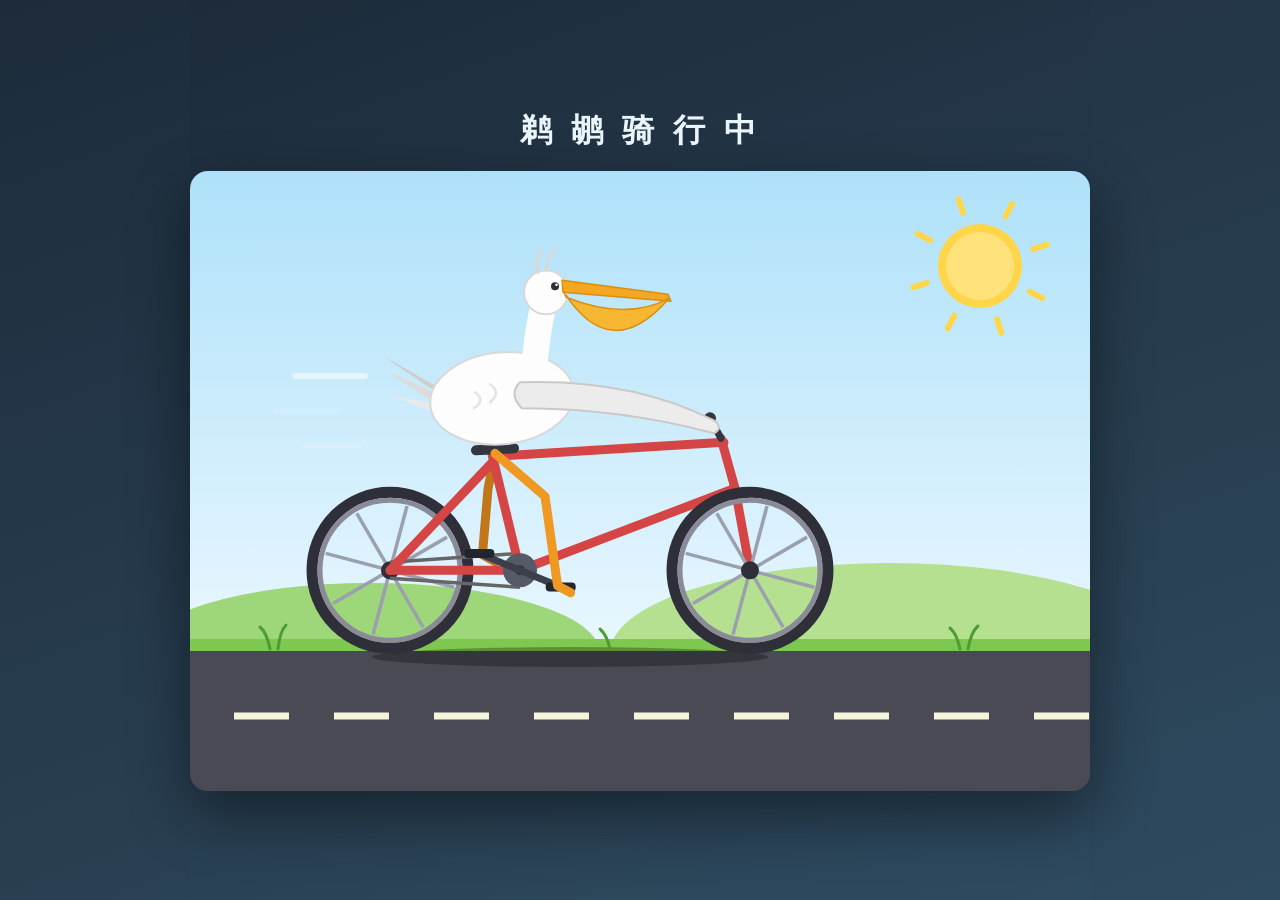
<file: pelican-bicycle.html>
<!DOCTYPE html>
<html lang="zh-CN">
<head>
<meta charset="UTF-8"/>
<meta name="viewport" content="width=device-width, initial-scale=1"/>
<title>鹈鹕骑自行车 · SVG 动画</title>
<style>
  html, body {
    height: 100%;
    margin: 0;
    display: grid;
    place-items: center;
    background: linear-gradient(160deg, #1d2b3a, #2e4a5f);
    font-family: system-ui, -apple-system, "PingFang SC", "Microsoft YaHei", sans-serif;
  }
  .stage { width: min(92vw, 900px); }
  h1 {
    color: #eaf4fb;
    text-align: center;
    font-weight: 600;
    letter-spacing: 4px;
    margin: 0 0 18px;
  }
  svg {
    width: 100%;
    height: auto;
    display: block;
    border-radius: 18px;
    box-shadow: 0 24px 60px rgba(0, 0, 0, 0.45);
  }
</style>
</head>
<body>
<div class="stage">
  <h1>鹈 鹕 骑 行 中</h1>
  <svg viewBox="0 0 900 620" xmlns="http://www.w3.org/2000/svg" role="img" aria-label="一只鹈鹕骑自行车的动画">
    <defs>
      <linearGradient id="sky" x1="0" y1="0" x2="0" y2="1">
        <stop offset="0" stop-color="#aee1f9"/>
        <stop offset="1" stop-color="#e9f7ff"/>
      </linearGradient>
    </defs>

    <!-- ===== 背景：天空 / 太阳 / 云 / 山丘 / 路面 ===== -->
    <rect width="900" height="480" fill="url(#sky)"/>

    <g transform="translate(790,95)">
      <g stroke="#ffd54a" stroke-width="6" stroke-linecap="round">
        <animateTransform attributeName="transform" type="rotate" from="0" to="360" dur="14s" repeatCount="indefinite"/>
        <line x1="0" y1="-56" x2="0" y2="-70"/>
        <line x1="56" y1="0" x2="70" y2="0"/>
        <line x1="0" y1="56" x2="0" y2="70"/>
        <line x1="-56" y1="0" x2="-70" y2="0"/>
        <line x1="39.6" y1="-39.6" x2="49.5" y2="-49.5"/>
        <line x1="39.6" y1="39.6" x2="49.5" y2="49.5"/>
        <line x1="-39.6" y1="39.6" x2="-49.5" y2="49.5"/>
        <line x1="-39.6" y1="-39.6" x2="-49.5" y2="-49.5"/>
      </g>
      <circle r="42" fill="#ffd54a"/>
      <circle r="34" fill="#ffe27a"/>
    </g>

    <g fill="#ffffff" opacity="0.95">
      <g transform="translate(1050,110)">
        <animateTransform attributeName="transform" type="translate" additive="sum" from="0 0" to="-1250 0" dur="19s" repeatCount="indefinite"/>
        <ellipse cx="0" cy="0" rx="55" ry="24"/>
        <ellipse cx="38" cy="8" rx="40" ry="18"/>
        <ellipse cx="-38" cy="8" rx="38" ry="17"/>
      </g>
      <g transform="translate(1250,60)">
        <animateTransform attributeName="transform" type="translate" additive="sum" from="0 0" to="-1450 0" dur="27s" repeatCount="indefinite"/>
        <ellipse cx="0" cy="0" rx="60" ry="26"/>
        <ellipse cx="42" cy="9" rx="44" ry="19"/>
        <ellipse cx="-42" cy="9" rx="40" ry="18"/>
      </g>
      <g transform="translate(1150,165)">
        <animateTransform attributeName="transform" type="translate" additive="sum" from="0 0" to="-1350 0" dur="23s" repeatCount="indefinite"/>
        <g transform="scale(0.75)">
          <ellipse cx="0" cy="0" rx="55" ry="24"/>
          <ellipse cx="38" cy="8" rx="40" ry="18"/>
          <ellipse cx="-38" cy="8" rx="38" ry="17"/>
        </g>
      </g>
    </g>

    <ellipse cx="180" cy="482" rx="230" ry="70" fill="#9ed67a"/>
    <ellipse cx="700" cy="482" rx="280" ry="90" fill="#b5e08f"/>
    <rect x="0" y="468" width="900" height="12" fill="#7ec850"/>
    <rect x="0" y="480" width="900" height="140" fill="#4a4a55"/>

    <path d="M-20,545 H920" stroke="#f5f5dc" stroke-width="7" stroke-dasharray="55 45" fill="none">
      <animate attributeName="stroke-dashoffset" from="0" to="200" dur="0.9s" repeatCount="indefinite"/>
    </path>

    <!-- 地面阴影 -->
    <ellipse cx="380" cy="486" rx="200" ry="10" fill="rgba(0,0,0,0.28)">
      <animate attributeName="rx" values="200;186;200" dur="0.55s" repeatCount="indefinite"/>
    </ellipse>

    <!-- ===== 骑手整体（含轻微颠簸） ===== -->
    <g>
      <animateTransform attributeName="transform" type="translate" values="0 0; 0 -5; 0 0" dur="0.55s" repeatCount="indefinite"/>

      <!-- 远侧腿（深色，随曲柄转动，相位差半圈） -->
      <path fill="none" stroke="#c2761a" stroke-width="9" stroke-linecap="round" stroke-linejoin="round">
        <animate attributeName="d" dur="1s" repeatCount="indefinite" values="
          M305,283 L297,320 L286,400 L299,407;
          M305,283 L299,317 L298.9,368.9 L311.9,375.9;
          M305,283 L322,312 L330,356 L343,363;
          M305,283 L344,318 L361.1,368.9 L374.1,375.9;
          M305,283 L352,325 L374,400 L387,407;
          M305,283 L358,327 L361.1,431.1 L374.1,438.1;
          M305,283 L348,332 L330,444 L343,451;
          M305,283 L318,325 L298.9,431.1 L311.9,438.1;
          M305,283 L297,320 L286,400 L299,407"/>
      </path>

      <!-- ===== 自行车 ===== -->
      <!-- 后轮 -->
      <g transform="translate(200,400)">
        <circle r="78" fill="none" stroke="#2f2f3a" stroke-width="11"/>
        <circle r="70" fill="none" stroke="#8a8a99" stroke-width="5"/>
        <g stroke="#9aa0ad" stroke-width="3.5">
          <animateTransform attributeName="transform" type="rotate" from="0" to="360" dur="0.75s" repeatCount="indefinite"/>
          <line x1="-66" y1="0" x2="66" y2="0"/>
          <line x1="0" y1="-66" x2="0" y2="66"/>
          <line x1="-47" y1="-47" x2="47" y2="47"/>
          <line x1="-47" y1="47" x2="47" y2="-47"/>
        </g>
        <circle r="9" fill="#2f2f3a"/>
      </g>

      <!-- 链条 -->
      <path d="M200,392 L330,383 M200,408 L330,417" stroke="#666" stroke-width="3.5" fill="none"/>

      <!-- 车架 -->
      <g stroke="#d64545" stroke-width="9" stroke-linecap="round" fill="none">
        <path d="M200,400 L330,400"/>
        <path d="M330,400 L302,284"/>
        <path d="M306,288 L200,400"/>
        <path d="M330,400 L545,318"/>
        <path d="M545,318 L531,268"/>
        <path d="M303,286 L534,272"/>
        <path d="M545,318 L560,400"/>
      </g>

      <!-- 座椅 -->
      <path d="M286,280 L324,278" stroke="#33363f" stroke-width="10" stroke-linecap="round"/>

      <!-- 车把 -->
      <path d="M531,268 L520,248" stroke="#33363f" stroke-width="7" stroke-linecap="round"/>
      <circle cx="520" cy="248" r="6" fill="#33363f"/>

      <!-- 前轮 -->
      <g transform="translate(560,400)">
        <circle r="78" fill="none" stroke="#2f2f3a" stroke-width="11"/>
        <circle r="70" fill="none" stroke="#8a8a99" stroke-width="5"/>
        <g stroke="#9aa0ad" stroke-width="3.5">
          <animateTransform attributeName="transform" type="rotate" from="0" to="360" dur="0.75s" repeatCount="indefinite"/>
          <line x1="-66" y1="0" x2="66" y2="0"/>
          <line x1="0" y1="-66" x2="0" y2="66"/>
          <line x1="-47" y1="-47" x2="47" y2="47"/>
          <line x1="-47" y1="47" x2="47" y2="-47"/>
        </g>
        <circle r="9" fill="#2f2f3a"/>
      </g>

      <!-- 牙盘 / 曲柄 / 踏板 -->
      <g transform="translate(330,400)">
        <circle r="17" fill="#555a66"/>
        <circle r="5" fill="#2f2f3a"/>
        <g>
          <animateTransform attributeName="transform" type="rotate" from="0" to="360" dur="1s" repeatCount="indefinite"/>
          <line x1="-44" y1="0" x2="44" y2="0" stroke="#3a3f4a" stroke-width="7" stroke-linecap="round"/>
          <g transform="translate(44,0)">
            <animateTransform attributeName="transform" type="rotate" from="0" to="-360" dur="1s" repeatCount="indefinite" additive="sum"/>
            <rect x="-15" y="-4.5" width="30" height="9" rx="4" fill="#22252e"/>
          </g>
          <g transform="translate(-44,0)">
            <animateTransform attributeName="transform" type="rotate" from="0" to="-360" dur="1s" repeatCount="indefinite" additive="sum"/>
            <rect x="-15" y="-4.5" width="30" height="9" rx="4" fill="#22252e"/>
          </g>
        </g>
      </g>

      <!-- ===== 鹈鹕 ===== -->
      <!-- 尾羽 -->
      <path d="M250,218 L192,185 L255,228 Z" fill="#cfcfcf"/>
      <path d="M250,225 L195,200 L252,238 Z" fill="#dcdcdc"/>
      <path d="M252,235 L200,225 L255,246 Z" fill="#e9e9e9"/>

      <!-- 身体 -->
      <ellipse cx="312" cy="228" rx="72" ry="46" fill="#fdfdfd" stroke="#d8d8d8" stroke-width="2" transform="rotate(-6 312 228)"/>
      <path d="M285,222 Q296,230 284,238 M300,214 Q312,222 300,232" stroke="#e3e3e3" stroke-width="2.5" fill="none" stroke-linecap="round"/>

      <!-- 脖子 -->
      <path d="M330,240 C348,215 342,185 352,142" stroke="#fdfdfd" stroke-width="26" fill="none" stroke-linecap="round"/>

      <!-- 头 -->
      <circle cx="356" cy="122" r="22" fill="#fdfdfd" stroke="#d8d8d8" stroke-width="2"/>
      <path d="M348,102 Q344,88 352,80 M356,100 Q358,84 366,78" stroke="#d8d8d8" stroke-width="3" fill="none" stroke-linecap="round"/>

      <!-- 上喙 -->
      <path d="M372,110 L478,124 L481,131 L373,122 Z" fill="#f5a623" stroke="#d98f0d" stroke-width="1.5" stroke-linejoin="round"/>

      <!-- 喉囊（轻微晃动） -->
      <g>
        <animateTransform attributeName="transform" type="rotate"
          values="0 374 122; 2.5 374 122; 0 374 122; -1.5 374 122; 0 374 122"
          dur="1.3s" repeatCount="indefinite"/>
        <path d="M374,122 Q420,196 479,130 Q435,152 376,127 Z" fill="#f7b733" stroke="#d98f0d" stroke-width="1.5" stroke-linejoin="round"/>
      </g>

      <!-- 眼睛 -->
      <circle cx="365" cy="116" r="4" fill="#2f2f3a"/>
      <circle cx="366.5" cy="114.5" r="1.3" fill="#ffffff"/>

      <!-- 翅膀（搭在车把上） -->
      <path d="M330,212 Q440,208 524,250 Q534,258 524,263 Q430,238 332,238 Q318,224 330,212 Z"
            fill="#ececec" stroke="#c9c9c9" stroke-width="2" stroke-linejoin="round"/>

      <!-- 近侧腿（亮色，随曲柄转动） -->
      <path fill="none" stroke="#ef9922" stroke-width="9" stroke-linecap="round" stroke-linejoin="round">
        <animate attributeName="d" dur="1s" repeatCount="indefinite" values="
          M305,283 L352,325 L374,400 L387,407;
          M305,283 L358,327 L361.1,431.1 L374.1,438.1;
          M305,283 L348,332 L330,444 L343,451;
          M305,283 L318,325 L298.9,431.1 L311.9,438.1;
          M305,283 L297,320 L286,400 L299,407;
          M305,283 L299,317 L298.9,368.9 L311.9,375.9;
          M305,283 L322,312 L330,356 L343,363;
          M305,283 L344,318 L361.1,368.9 L374.1,375.9;
          M305,283 L352,325 L374,400 L387,407"/>
      </path>
    </g>

    <!-- 前景小草 -->
    <g stroke="#4e9b34" stroke-width="3" fill="none" stroke-linecap="round">
      <path d="M80,478 Q77,462 70,456"/>
      <path d="M88,478 Q90,460 96,454"/>
      <path d="M770,478 Q767,463 760,457"/>
      <path d="M778,478 Q781,461 788,455"/>
      <path d="M420,478 Q417,464 410,458"/>
    </g>

    <!-- 速度线 -->
    <g stroke="#ffffff" stroke-linecap="round">
      <line x1="105" y1="205" x2="175" y2="205" stroke-width="6">
        <animate attributeName="opacity" values="0;0.8;0" dur="0.8s" repeatCount="indefinite"/>
      </line>
      <line x1="85" y1="240" x2="150" y2="240" stroke-width="5">
        <animate attributeName="opacity" values="0;0.7;0" dur="0.8s" begin="0.2s" repeatCount="indefinite"/>
      </line>
      <line x1="115" y1="275" x2="170" y2="275" stroke-width="4">
        <animate attributeName="opacity" values="0;0.6;0" dur="0.8s" begin="0.4s" repeatCount="indefinite"/>
      </line>
    </g>
  </svg>
</div>
</body>
</html>
</file>
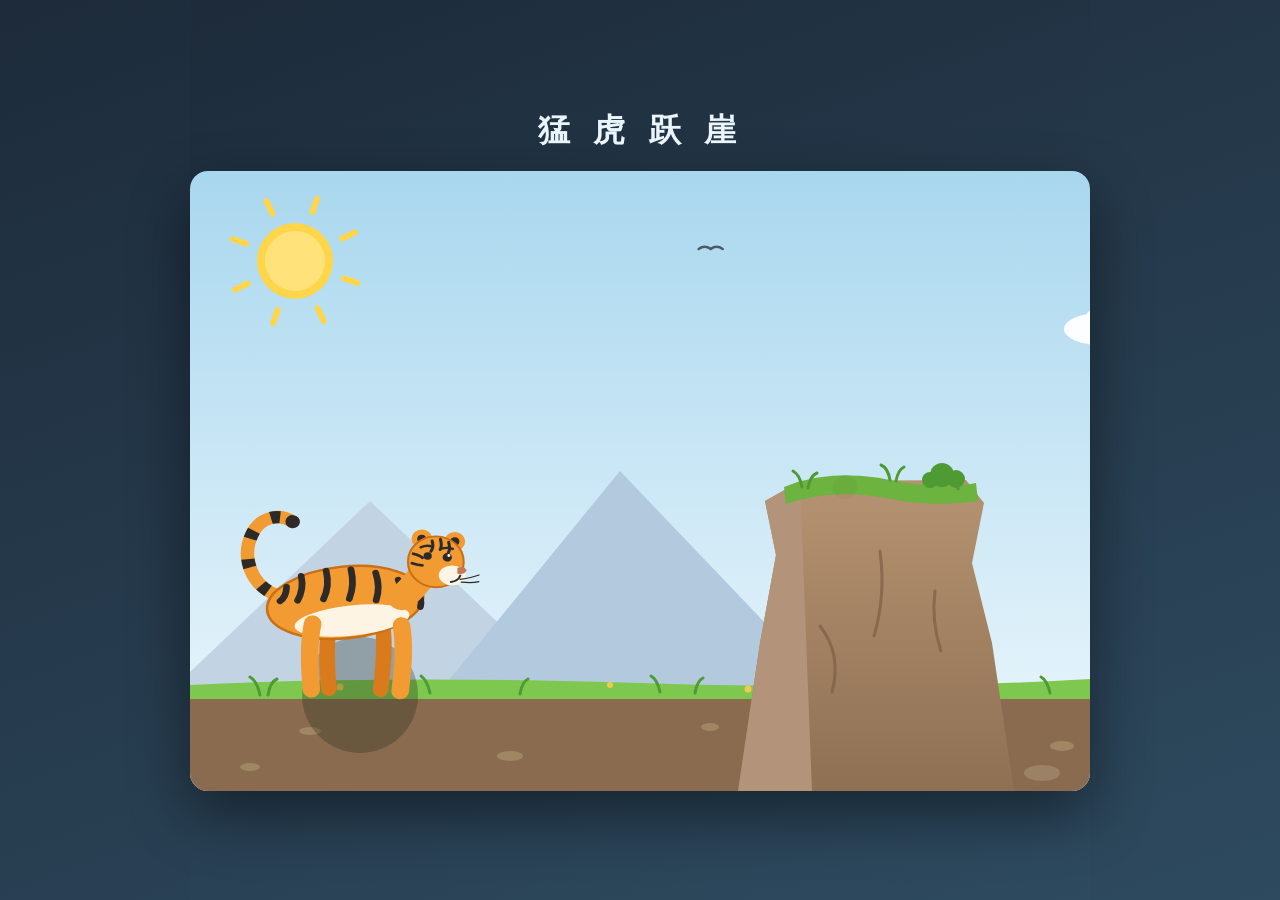
<file: tiger-cliff-jump.html>
<!DOCTYPE html>
<html lang="zh-CN">
<head>
<meta charset="UTF-8"/>
<meta name="viewport" content="width=device-width, initial-scale=1"/>
<title>老虎跳上山崖 · SVG 动画</title>
<style>
  html, body {
    height: 100%;
    margin: 0;
    display: grid;
    place-items: center;
    background: linear-gradient(160deg, #1d2b3a, #2e4a5f);
    font-family: system-ui, -apple-system, "PingFang SC", "Microsoft YaHei", sans-serif;
  }
  .stage { width: min(92vw, 900px); }
  h1 {
    color: #eaf4fb;
    text-align: center;
    font-weight: 600;
    letter-spacing: 6px;
    margin: 0 0 18px;
  }
  svg {
    width: 100%;
    height: auto;
    display: block;
    border-radius: 18px;
    box-shadow: 0 24px 60px rgba(0, 0, 0, 0.45);
  }
</style>
</head>
<body>
<div class="stage">
  <h1>猛 虎 跃 崖</h1>
  <svg viewBox="0 0 900 620" xmlns="http://www.w3.org/2000/svg" role="img" aria-label="一只老虎跳跃上山崖的动画">
    <defs>
      <linearGradient id="sky" x1="0" y1="0" x2="0" y2="1">
        <stop offset="0" stop-color="#a9d7ee"/>
        <stop offset="1" stop-color="#eef8fd"/>
      </linearGradient>
      <linearGradient id="rock" x1="0" y1="0" x2="0" y2="1">
        <stop offset="0" stop-color="#b59372"/>
        <stop offset="1" stop-color="#8f7053"/>
      </linearGradient>
    </defs>

    <!-- ===== 背景 ===== -->
    <rect width="900" height="620" fill="url(#sky)"/>

    <!-- 太阳 -->
    <g transform="translate(105,90)">
      <g stroke="#ffd54a" stroke-width="6" stroke-linecap="round">
        <animateTransform attributeName="transform" type="rotate" from="0" to="360" dur="20s" repeatCount="indefinite"/>
        <line x1="0" y1="-52" x2="0" y2="-66"/>
        <line x1="52" y1="0" x2="66" y2="0"/>
        <line x1="0" y1="52" x2="0" y2="66"/>
        <line x1="-52" y1="0" x2="-66" y2="0"/>
        <line x1="37" y1="-37" x2="47" y2="-47"/>
        <line x1="37" y1="37" x2="47" y2="47"/>
        <line x1="-37" y1="37" x2="-47" y2="47"/>
        <line x1="-37" y1="-37" x2="-47" y2="-47"/>
      </g>
      <circle r="38" fill="#ffd54a"/>
      <circle r="30" fill="#ffe27a"/>
    </g>

    <!-- 云 -->
    <g fill="#ffffff" opacity="0.95">
      <g transform="translate(1000,150)">
        <animateTransform attributeName="transform" type="translate" additive="sum" from="0 0" to="-1300 0" dur="26s" repeatCount="indefinite"/>
        <ellipse cx="0" cy="0" rx="52" ry="22"/>
        <ellipse cx="36" cy="8" rx="38" ry="17"/>
        <ellipse cx="-36" cy="8" rx="36" ry="16"/>
      </g>
      <g transform="translate(1100,70)">
        <animateTransform attributeName="transform" type="translate" additive="sum" from="0 0" to="-1400 0" dur="34s" repeatCount="indefinite"/>
        <ellipse cx="0" cy="0" rx="60" ry="25"/>
        <ellipse cx="42" cy="9" rx="44" ry="19"/>
      </g>
      <g transform="translate(1250,210)">
        <animateTransform attributeName="transform" type="translate" additive="sum" from="0 0" to="-1500 0" dur="30s" repeatCount="indefinite"/>
        <g transform="scale(0.7)">
          <ellipse cx="0" cy="0" rx="52" ry="22"/>
          <ellipse cx="36" cy="8" rx="38" ry="17"/>
        </g>
      </g>
    </g>

    <!-- 飞鸟 -->
    <g stroke="#4a5a68" stroke-width="2.5" fill="none" stroke-linecap="round">
      <g transform="translate(980,120)">
        <animateTransform attributeName="transform" type="translate" additive="sum" from="0 0" to="-1250 0" dur="32s" repeatCount="indefinite"/>
        <path d="M 0,0 Q 7,-9 14,0 Q 21,-9 28,0">
          <animate attributeName="d" dur="0.6s" repeatCount="indefinite"
            values="M 0,0 Q 7,-9 14,0 Q 21,-9 28,0; M 0,0 Q 7,3 14,0 Q 21,3 28,0; M 0,0 Q 7,-9 14,0 Q 21,-9 28,0"/>
        </path>
      </g>
      <g transform="translate(980,78)">
        <animateTransform attributeName="transform" type="translate" additive="sum" from="0 0" to="-1250 0" dur="40s" begin="-14s" repeatCount="indefinite"/>
        <path d="M 0,0 Q 6,-8 12,0 Q 18,-8 24,0">
          <animate attributeName="d" dur="0.5s" repeatCount="indefinite"
            values="M 0,0 Q 6,-8 12,0 Q 18,-8 24,0; M 0,0 Q 6,3 12,0 Q 18,3 24,0; M 0,0 Q 6,-8 12,0 Q 18,-8 24,0"/>
        </path>
      </g>
    </g>

    <!-- 远山 -->
    <path d="M -20,520 L 180,330 L 380,520 Z" fill="#c2d4e4"/>
    <path d="M 250,520 L 430,300 L 640,520 Z" fill="#b3c9dd"/>

    <!-- 草地与泥土 -->
    <path d="M 0,514 Q 200,504 450,512 T 900,508 L 900,532 L 0,532 Z" fill="#7ec850"/>
    <rect x="0" y="528" width="900" height="92" fill="#8a6b4f"/>
    <g fill="#a08663">
      <ellipse cx="120" cy="560" rx="11" ry="4"/>
      <ellipse cx="320" cy="585" rx="13" ry="5"/>
      <ellipse cx="520" cy="556" rx="9" ry="4"/>
      <ellipse cx="872" cy="575" rx="12" ry="5"/>
      <ellipse cx="60" cy="596" rx="10" ry="4"/>
    </g>
    <g fill="#f2c94c">
      <circle cx="150" cy="516" r="3.5"/>
      <circle cx="420" cy="514" r="3"/>
      <circle cx="558" cy="518" r="3.5"/>
    </g>

    <!-- ===== 山崖 ===== -->
    <path d="M 548,620 L 570,472 L 586,384 L 575,330 L 610,310 L 776,309 L 794,332 L 782,392 L 802,472 L 824,620 Z" fill="url(#rock)"/>
    <path d="M 575,330 L 610,311 L 622,620 L 548,620 L 570,472 L 586,384 Z" fill="#b3947a"/>
    <g stroke="#7d5f45" stroke-width="3" fill="none" opacity="0.7" stroke-linecap="round">
      <path d="M 690,380 q 6 45 -6 85"/>
      <path d="M 630,455 q 22 28 12 66"/>
      <path d="M 745,420 q -4 30 6 60"/>
    </g>
    <!-- 崖顶草地 -->
    <path d="M 594,316 Q 640,297 700,309 Q 752,319 786,312 L 788,330 Q 744,337 696,327 Q 642,317 596,333 Z" fill="#6db33f"/>
    <g stroke="#4e9b34" stroke-width="3" fill="none" stroke-linecap="round">
      <path d="M 612,316 q -2 -12 -9 -16"/>
      <path d="M 618,317 q 2 -12 9 -15"/>
      <path d="M 700,309 q -2 -12 -9 -15"/>
      <path d="M 706,310 q 2 -11 8 -14"/>
      <path d="M 768,318 q -2 -11 -8 -14"/>
    </g>
    <!-- 崖顶灌木 -->
    <g fill="#4e9b34">
      <circle cx="752" cy="304" r="12"/>
      <circle cx="766" cy="308" r="9"/>
      <circle cx="740" cy="309" r="8"/>
    </g>
    <ellipse cx="852" cy="602" rx="18" ry="8" fill="#9b8266"/>

    <!-- ===== 影子 ===== -->
    <ellipse cx="170" cy="524" fill="#1e2a1a">
      <animate attributeName="rx" dur="7s" repeatCount="indefinite"
        values="58;58;20;10;10;58;58" keyTimes="0;0.193;0.271;0.35;0.736;0.814;1"/>
      <animate attributeName="opacity" dur="7s" repeatCount="indefinite"
        values="0.30;0.30;0.12;0.03;0.03;0.30;0.30" keyTimes="0;0.193;0.271;0.35;0.736;0.814;1"/>
    </ellipse>
    <ellipse cx="655" cy="316" fill="#241a12">
      <animate attributeName="rx" dur="7s" repeatCount="indefinite"
        values="12;12;50;50;12;12" keyTimes="0;0.271;0.35;0.657;0.736;1"/>
      <animate attributeName="opacity" dur="7s" repeatCount="indefinite"
        values="0.03;0.03;0.28;0.28;0.03;0.03" keyTimes="0;0.271;0.35;0.657;0.736;1"/>
    </ellipse>

    <!-- ===== 尘土（地面：起跳 + 落地） ===== -->
    <g transform="translate(170,526)" fill="#d8c9a8">
      <circle cx="0" cy="0" r="5" opacity="0">
        <animate attributeName="opacity" dur="7s" repeatCount="indefinite"
          values="0;0;0.65;0;0;0.6;0;0" keyTimes="0;0.19;0.21;0.28;0.80;0.815;0.87;1"/>
        <animate attributeName="r" dur="7s" repeatCount="indefinite"
          values="5;5;15;5;15;5" keyTimes="0;0.19;0.28;0.80;0.87;1"/>
      </circle>
      <circle cx="-16" cy="4" r="4" opacity="0">
        <animate attributeName="opacity" dur="7s" repeatCount="indefinite"
          values="0;0;0.55;0;0;0.5;0;0" keyTimes="0;0.20;0.22;0.29;0.80;0.82;0.875;1"/>
        <animate attributeName="r" dur="7s" repeatCount="indefinite"
          values="4;4;12;4;12;4" keyTimes="0;0.20;0.29;0.80;0.875;1"/>
      </circle>
      <circle cx="14" cy="6" r="4.5" opacity="0">
        <animate attributeName="opacity" dur="7s" repeatCount="indefinite"
          values="0;0;0.5;0;0;0.45;0;0" keyTimes="0;0.195;0.215;0.285;0.80;0.818;0.872;1"/>
        <animate attributeName="r" dur="7s" repeatCount="indefinite"
          values="4.5;4.5;13;4.5;13;4.5" keyTimes="0;0.195;0.285;0.80;0.872;1"/>
      </circle>
    </g>

    <!-- ===== 尘土（崖顶落地） ===== -->
    <g transform="translate(648,318)" fill="#d8c9a8">
      <circle cx="0" cy="0" r="5" opacity="0">
        <animate attributeName="opacity" dur="7s" repeatCount="indefinite"
          values="0;0;0.6;0;0" keyTimes="0;0.345;0.365;0.43;1"/>
        <animate attributeName="r" dur="7s" repeatCount="indefinite"
          values="5;5;14;5" keyTimes="0;0.345;0.43;1"/>
      </circle>
      <circle cx="-14" cy="5" r="4" opacity="0">
        <animate attributeName="opacity" dur="7s" repeatCount="indefinite"
          values="0;0;0.5;0;0" keyTimes="0;0.35;0.37;0.425;1"/>
        <animate attributeName="r" dur="7s" repeatCount="indefinite"
          values="4;4;12;4" keyTimes="0;0.35;0.425;1"/>
      </circle>
    </g>

    <!-- ===== 老虎（整体动作时间轴，7 秒一个循环） ===== -->
    <g>
      <!-- 位移：地面待机 → 下蹲 → 跃向山崖 → 崖顶停留 → 转身下蹲 → 跳回地面 -->
      <animateTransform attributeName="transform" type="translate" dur="7s" repeatCount="indefinite"
        calcMode="spline"
        values="170 520; 170 520; 170 532; 420 180; 655 312; 655 312; 655 322; 430 205; 170 520; 170 520"
        keyTimes="0;0.143;0.193;0.271;0.35;0.614;0.657;0.736;0.814;1"
        keySplines="0.42 0 0.58 1; 0.42 0 0.58 1; 0.3 0 0.55 1; 0.45 0 0.7 1; 0.42 0 0.58 1; 0.42 0 0.58 1; 0.3 0 0.55 1; 0.45 0 0.7 1; 0.42 0 0.58 1"/>
      <g>
        <!-- 转向：崖顶跳回前转身（镜像） -->
        <animateTransform attributeName="transform" type="scale" dur="7s" repeatCount="indefinite"
          values="1 1; 1 1; -1 1; -1 1; -1 1; 1 1; 1 1"
          keyTimes="0;0.614;0.636;0.814;0.9;0.921;1"/>
        <g>
          <!-- 身体俯仰：起跳仰头、落地前低头 -->
          <animateTransform attributeName="transform" type="rotate" dur="7s" repeatCount="indefinite"
            values="0 0 -60; 0 0 -60; 5 0 -60; -26 0 -60; -20 0 -60; 14 0 -60; 10 0 -60; 0 0 -60; 0 0 -60; -4 0 -60; -26 0 -60; -20 0 -60; 14 0 -60; 10 0 -60; 0 0 -60; 0 0 -60"
            keyTimes="0;0.143;0.193;0.24;0.271;0.315;0.35;0.414;0.614;0.657;0.7;0.736;0.78;0.814;0.878;1"/>
          <g>
            <!-- 蹲伏压缩 / 腾空拉伸（以脚底为原点） -->
            <animateTransform attributeName="transform" type="scale" dur="7s" repeatCount="indefinite"
              values="1 1; 1.015 0.98; 1 1; 1.14 0.76; 0.9 1.14; 0.95 1.08; 1.18 0.78; 1 1; 1 1; 1.14 0.76; 0.9 1.14; 0.95 1.08; 1.18 0.78; 1 1; 1 1"
              keyTimes="0;0.071;0.143;0.193;0.24;0.271;0.35;0.414;0.614;0.657;0.7;0.736;0.814;0.878;1"/>

            <!-- 速度线（仅腾空时可见） -->
            <g stroke="#7fa2b8" stroke-linecap="round">
              <line x1="-152" y1="-140" x2="-108" y2="-140" stroke-width="6"/>
              <line x1="-158" y1="-100" x2="-112" y2="-100" stroke-width="5"/>
              <line x1="-150" y1="-62" x2="-108" y2="-62" stroke-width="4"/>
              <animate attributeName="opacity" dur="7s" repeatCount="indefinite"
                values="0;0;0.75;0.75;0;0;0.75;0.75;0;0"
                keyTimes="0;0.205;0.235;0.33;0.35;0.665;0.695;0.79;0.81;1"/>
            </g>

            <!-- 尾巴（摆动） -->
            <g>
              <animateTransform attributeName="transform" type="rotate" dur="1.8s" repeatCount="indefinite"
                values="-4 -78 -100; 7 -78 -100; -4 -78 -100"/>
              <path d="M -78,-100 C -106,-106 -120,-136 -112,-162 C -106,-182 -88,-188 -74,-180"
                    fill="none" stroke="#f29b33" stroke-width="13" stroke-linecap="round"/>
              <path d="M -78,-100 C -106,-106 -120,-136 -112,-162 C -106,-182 -88,-188 -74,-180"
                    fill="none" stroke="#2e2a28" stroke-width="13" stroke-linecap="butt"
                    stroke-dasharray="9 22" stroke-dashoffset="18"/>
              <circle cx="-74" cy="-180" r="7" fill="#2e2a28"/>
            </g>

            <!-- 远侧腿（深色，蹬跳时向后方伸展） -->
            <path fill="none" stroke="#d97b1c" stroke-width="15" stroke-linecap="round" d="M -30,-70 C -33,-47 -31,-24 -29,-3">
              <animate attributeName="d" dur="7s" repeatCount="indefinite"
                keyTimes="0;0.193;0.23;0.32;0.4;0.657;0.69;0.78;0.87;1"
                values="M -30,-70 C -33,-47 -31,-24 -29,-3;
                        M -30,-70 C -33,-47 -31,-24 -29,-3;
                        M -36,-84 C -60,-72 -80,-52 -94,-34;
                        M -36,-84 C -60,-72 -80,-52 -94,-34;
                        M -30,-70 C -33,-47 -31,-24 -29,-3;
                        M -30,-70 C -33,-47 -31,-24 -29,-3;
                        M -36,-84 C -60,-72 -80,-52 -94,-34;
                        M -36,-84 C -60,-72 -80,-52 -94,-34;
                        M -30,-70 C -33,-47 -31,-24 -29,-3;
                        M -30,-70 C -33,-47 -31,-24 -29,-3"/>
            </path>
            <path fill="none" stroke="#d97b1c" stroke-width="15" stroke-linecap="round" d="M 22,-70 C 25,-47 23,-24 21,-3">
              <animate attributeName="d" dur="7s" repeatCount="indefinite"
                keyTimes="0;0.193;0.23;0.32;0.4;0.657;0.69;0.78;0.87;1"
                values="M 22,-70 C 25,-47 23,-24 21,-3;
                        M 22,-70 C 25,-47 23,-24 21,-3;
                        M 26,-90 C 48,-84 68,-79 84,-72;
                        M 26,-90 C 48,-84 68,-79 84,-72;
                        M 22,-70 C 25,-47 23,-24 21,-3;
                        M 22,-70 C 25,-47 23,-24 21,-3;
                        M 26,-90 C 48,-84 68,-79 84,-72;
                        M 26,-90 C 48,-84 68,-79 84,-72;
                        M 22,-70 C 25,-47 23,-24 21,-3;
                        M 22,-70 C 25,-47 23,-24 21,-3"/>
            </path>

            <!-- 身体 -->
            <ellipse cx="-15" cy="-95" rx="76" ry="38" transform="rotate(-8 -15 -95)"
                     fill="#f29b33" stroke="#c96f14" stroke-width="2.5"/>
            <ellipse cx="-8" cy="-76" rx="56" ry="16" transform="rotate(-8 -8 -76)" fill="#fdf4e4"/>

            <!-- 身体条纹 -->
            <g stroke="#2e2a28" stroke-width="6.5" fill="none" stroke-linecap="round">
              <path d="M -58,-122 q 3 14 -3 26"/>
              <path d="M -34,-128 q 4 16 -2 30"/>
              <path d="M -10,-130 q 4 16 -1 31"/>
              <path d="M 14,-127 q 5 15 1 29"/>
              <path d="M 36,-120 q 6 13 3 25"/>
              <path d="M 54,-110 q 6 10 4 18"/>
              <path d="M -72,-110 q 0 10 -6 15"/>
            </g>

            <!-- 脖子 -->
            <path d="M 40,-102 C 52,-112 58,-124 63,-132" fill="none"
                  stroke="#f29b33" stroke-width="28" stroke-linecap="round"/>

            <!-- 近侧腿（蹬跳时前扑伸展） -->
            <path fill="none" stroke="#f29b33" stroke-width="17" stroke-linecap="round" d="M -46,-72 C -50,-48 -48,-24 -46,-2">
              <animate attributeName="d" dur="7s" repeatCount="indefinite"
                keyTimes="0;0.193;0.23;0.32;0.4;0.657;0.69;0.78;0.87;1"
                values="M -46,-72 C -50,-48 -48,-24 -46,-2;
                        M -46,-72 C -50,-48 -48,-24 -46,-2;
                        M -52,-88 C -78,-72 -98,-48 -112,-24;
                        M -52,-88 C -78,-72 -98,-48 -112,-24;
                        M -46,-72 C -50,-48 -48,-24 -46,-2;
                        M -46,-72 C -50,-48 -48,-24 -46,-2;
                        M -52,-88 C -78,-72 -98,-48 -112,-24;
                        M -52,-88 C -78,-72 -98,-48 -112,-24;
                        M -46,-72 C -50,-48 -48,-24 -46,-2;
                        M -46,-72 C -50,-48 -48,-24 -46,-2"/>
            </path>
            <path fill="none" stroke="#f29b33" stroke-width="17" stroke-linecap="round" d="M 40,-72 C 44,-48 42,-24 40,-2">
              <animate attributeName="d" dur="7s" repeatCount="indefinite"
                keyTimes="0;0.193;0.23;0.32;0.4;0.657;0.69;0.78;0.87;1"
                values="M 40,-72 C 44,-48 42,-24 40,-2;
                        M 40,-72 C 44,-48 42,-24 40,-2;
                        M 42,-92 C 68,-84 92,-76 110,-66;
                        M 42,-92 C 68,-84 92,-76 110,-66;
                        M 40,-72 C 44,-48 42,-24 40,-2;
                        M 40,-72 C 44,-48 42,-24 40,-2;
                        M 42,-92 C 68,-84 92,-76 110,-66;
                        M 42,-92 C 68,-84 92,-76 110,-66;
                        M 40,-72 C 44,-48 42,-24 40,-2;
                        M 40,-72 C 44,-48 42,-24 40,-2"/>
            </path>

            <!-- 头部 -->
            <g>
              <circle cx="58" cy="-164" r="10" fill="#f29b33"/>
              <circle cx="58" cy="-164" r="4.5" fill="#2e2a28"/>
              <circle cx="90" cy="-162" r="10" fill="#f29b33"/>
              <circle cx="90" cy="-162" r="4.5" fill="#2e2a28"/>
              <circle cx="72" cy="-140" r="27" fill="#f29b33" stroke="#c96f14" stroke-width="2"/>
              <g stroke="#2e2a28" stroke-width="3" fill="none" stroke-linecap="round">
                <path d="M 68,-162 q 2 7 -1 11"/>
                <path d="M 76,-164 q 2 7 0 11"/>
                <path d="M 84,-161 q 2 7 0 11"/>
                <path d="M 50,-148 q 6 1 9 4"/>
                <path d="M 49,-138 q 6 2 10 2"/>
              </g>
              <!-- 眉毛与眼睛 -->
              <g stroke="#2e2a28" stroke-width="2.5" fill="none" stroke-linecap="round">
                <path d="M 57,-155 q 6 -3 11 -1"/>
                <path d="M 77,-154 q 6 -2 11 0"/>
              </g>
              <circle cx="64" cy="-146" r="4" fill="#2e2a28"/>
              <circle cx="83" cy="-145" r="4.5" fill="#2e2a28"/>
              <circle cx="84.5" cy="-147" r="1.5" fill="#ffffff"/>
              <!-- 口鼻 -->
              <ellipse cx="88" cy="-126" rx="13" ry="10.5" fill="#fdf4e4"/>
              <path d="M 93,-134 q 6 -3 9 2 q -2 6 -9 4 z" fill="#c9765c"/>
              <path d="M 96,-126 q -2 6 -9 7" fill="none" stroke="#2e2a28" stroke-width="2" stroke-linecap="round"/>
              <g stroke="#2e2a28" stroke-width="1.3" fill="none" stroke-linecap="round">
                <path d="M 96,-122 q 11 -2 18 -5"/>
                <path d="M 97,-119 q 11 1 17 -1"/>
              </g>
              <!-- 咆哮（崖顶站立时张开嘴） -->
              <g opacity="0">
                <animate attributeName="opacity" dur="7s" repeatCount="indefinite"
                  values="0;0;1;1;0;0" keyTimes="0;0.42;0.435;0.575;0.60;1"/>
                <path d="M 88,-120 q 10 16 22 10 q -4 12 -16 8 q -8 -4 -6 -18 z"
                      fill="#7d3030" stroke="#2e2a28" stroke-width="1.5" stroke-linejoin="round"/>
                <path d="M 92,-119 l 3 6 l 3 -5 z" fill="#ffffff"/>
                <path d="M 102,-113 l 3 5 l 3 -6 z" fill="#ffffff"/>
                <path d="M 116,-150 a 15 15 0 0 1 0 24" fill="none" stroke="#3f5a70" stroke-width="3.5" stroke-linecap="round"/>
                <path d="M 126,-157 a 23 23 0 0 1 0 38" fill="none" stroke="#3f5a70" stroke-width="3.5" stroke-linecap="round"/>
              </g>
            </g>
          </g>
        </g>
      </g>
    </g>

    <!-- 前景草丛 -->
    <g stroke="#4e9b34" stroke-width="3" fill="none" stroke-linecap="round">
      <path d="M 70,524 q -3 -14 -10 -18"/>
      <path d="M 78,524 q 2 -13 9 -16"/>
      <path d="M 240,522 q -3 -13 -9 -17"/>
      <path d="M 330,523 q 2 -12 8 -15"/>
      <path d="M 470,521 q -3 -13 -9 -16"/>
      <path d="M 505,522 q 2 -12 8 -15"/>
      <path d="M 860,522 q -3 -13 -9 -16"/>
    </g>
  </svg>
</div>
</body>
</html>
</file>
<file: static/multimodal/styles.css>
/* 全局样式 */
* {
    margin: 0;
    padding: 0;
    box-sizing: border-box;
}

body {
    font-family: 'Arial', sans-serif;
    background: url('https://neeko-copilot.bytedance.net/api/text2image?prompt=伏黑惠 卡通 背景&size=1024x768') no-repeat center center fixed;
    background-size: cover;
    height: 100vh;
    display: flex;
    flex-direction: column;
    align-items: center;
    justify-content: center;
    color: white;
    line-height: 1.6;
}

/* 容器样式 */
.container {
    background-color: rgba(0, 0, 0, 0.7);
    padding: 20px;
    border-radius: 10px;
    max-width: 800px;
    width: 100%;
    margin: 0 20px;
    box-shadow: 0 0 20px rgba(0, 0, 0, 0.3);
}

/* 标题样式 */
h1 {
    text-align: center;
    margin-bottom: 20px;
    font-size: 2.5em;
    color: #fff;
    text-shadow: 2px 2px 4px rgba(0, 0, 0, 0.5);
}

/* 控件区域样式 */
.controls {
    display: flex;
    flex-direction: column;
    gap: 15px;
}

/* 表单组样式 */
.form-group {
    display: flex;
    flex-direction: column;
    gap: 5px;
}

.form-group label {
    font-weight: bold;
    font-size: 1.1em;
    color: #fff;
}

.form-group textarea {
    width: 100%;
    height: 100px;
    padding: 10px;
    border: 1px solid #ccc;
    border-radius: 5px;
    font-family: 'Arial', sans-serif;
    font-size: 14px;
    resize: vertical;
    background-color: rgba(255, 255, 255, 0.9);
    color: #000;
}

.form-group select {
    width: 100%;
    padding: 10px;
    border: 1px solid #ccc;
    border-radius: 5px;
    font-size: 14px;
    background-color: rgba(255, 255, 255, 0.9);
    color: #000;
}

.form-group input[type="file"] {
    margin-top: 5px;
}

/* 复选框组样式 */
.checkbox-group {
    display: flex;
    gap: 15px;
    align-items: center;
}

.checkbox-group label {
    display: flex;
    align-items: center;
    gap: 5px;
    cursor: pointer;
}

.checkbox-group input[type="checkbox"] {
    width: 16px;
    height: 16px;
    cursor: pointer;
}

/* 按钮样式 */
.btn {
    padding: 10px 20px;
    border: none;
    border-radius: 5px;
    font-size: 14px;
    cursor: pointer;
    transition: background-color 0.3s ease;
}

.btn-primary {
    background-color: #4CAF50;
    color: white;
    font-weight: bold;
}

.btn-primary:hover {
    background-color: #45a049;
}

/* 结果区域样式 */
#result {
    margin-top: 20px;
    background-color: rgba(255, 255, 255, 0.1);
    padding: 20px;
    border-radius: 5px;
    min-height: 100px;
    max-height: 300px;
    overflow-y: auto;
    display: none;
}

#result p {
    margin-bottom: 10px;
}

#result a {
    color: #00bcd4;
    text-decoration: none;
}

#result a:hover {
    text-decoration: underline;
}

/* 响应式设计 */
@media (max-width: 768px) {
    h1 {
        font-size: 2em;
    }
    
    .container {
        margin: 10px;
        padding: 15px;
    }
    
    .controls {
        gap: 10px;
    }
    
    .checkbox-group {
        flex-direction: column;
        align-items: flex-start;
        gap: 10px;
    }
}
</file>
